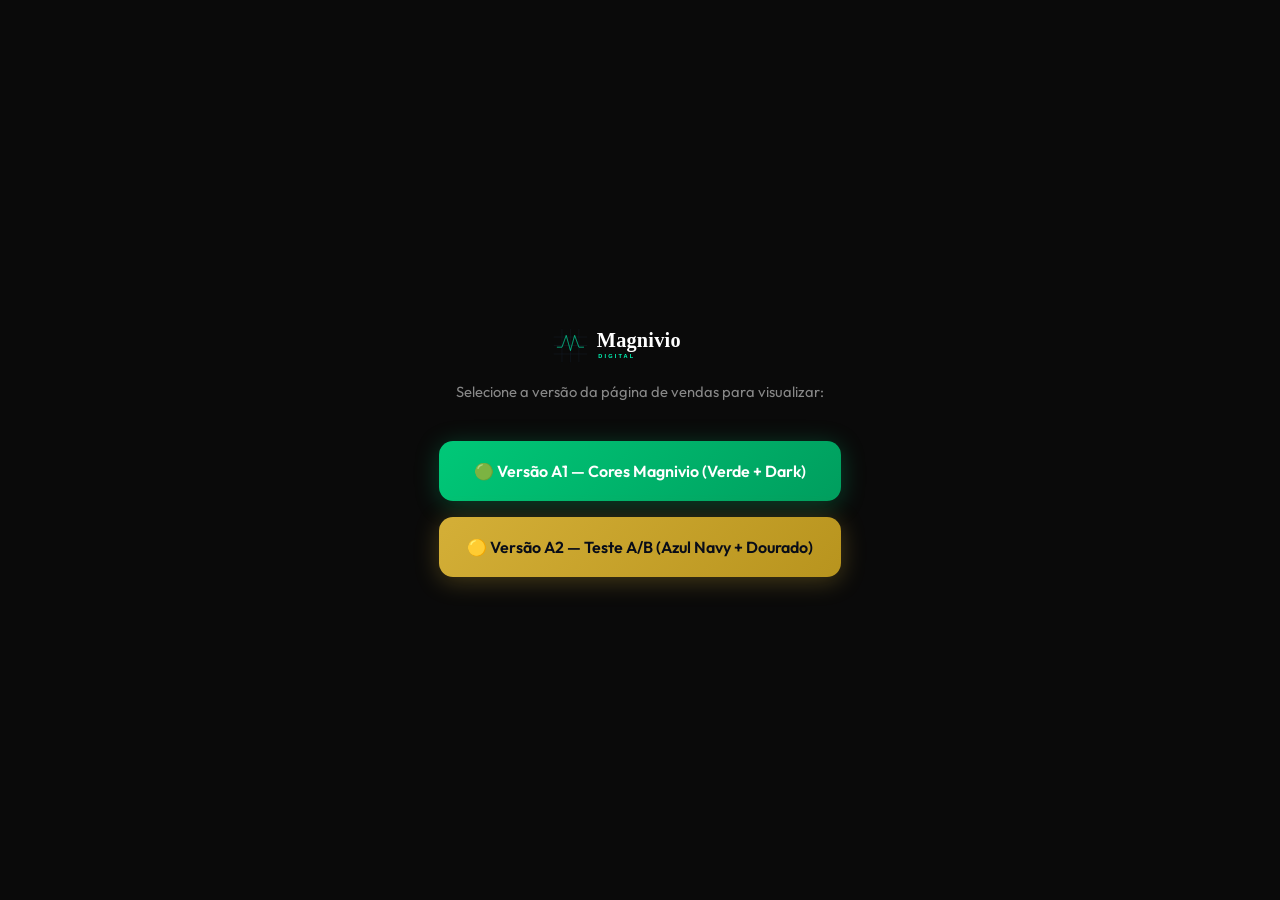
<file: index.html>
<!DOCTYPE html>
<html lang="pt-BR">
<head>
  <meta charset="UTF-8">
  <meta name="viewport" content="width=device-width, initial-scale=1.0">
  <title>Magnivio Digital | Páginas de Vendas - Cardiologia</title>
  <link rel="icon" type="image/svg+xml" href="magnivio-favicon-transparente.svg">


  <style>
    @import url('https://fonts.googleapis.com/css2?family=Outfit:wght@500;700&display=swap');
    *, *::before, *::after { box-sizing: border-box; margin: 0; padding: 0; }
    body {
      font-family: 'Outfit', sans-serif;
      background: #0a0a0a;
      color: #fff;
      min-height: 100vh;
      display: flex;
      align-items: center;
      justify-content: center;
      padding: 24px;
    }
    .hub {
      text-align: center;
      max-width: 500px;
    }
    .hub h1 {
      font-size: 1.6rem;
      margin-bottom: 8px;
    }
    .hub h1 span { color: #00c878; }
    .hub p {
      color: #888;
      font-size: 0.92rem;
      margin-bottom: 40px;
    }
    .links {
      display: flex;
      flex-direction: column;
      gap: 16px;
    }
    .links a {
      display: block;
      padding: 20px 28px;
      border-radius: 14px;
      font-size: 1rem;
      font-weight: 600;
      text-decoration: none;
      transition: 0.3s;
    }
    .links a:first-child {
      background: linear-gradient(135deg, #00c878, #009e5e);
      color: #fff;
      box-shadow: 0 4px 25px rgba(0,200,120,0.3);
    }
    .links a:first-child:hover {
      transform: translateY(-3px);
      box-shadow: 0 8px 35px rgba(0,200,120,0.4);
    }
    .links a:last-child {
      background: linear-gradient(135deg, #d4af37, #b8941e);
      color: #080c18;
      box-shadow: 0 4px 25px rgba(212,175,55,0.3);
    }
    .links a:last-child:hover {
      transform: translateY(-3px);
      box-shadow: 0 8px 35px rgba(212,175,55,0.4);
    }
  </style>
</head>
<body>
  <div class="hub">
    <img src="magnivio-logo-transparente.svg" alt="Magnivio Digital" style="height: 45px; width: auto; margin-bottom: 10px;">


    <p>Selecione a versão da página de vendas para visualizar:</p>
    <div class="links">
      <a href="./a1/">🟢 Versão A1 — Cores Magnivio (Verde + Dark)</a>
      <a href="./a2/">🟡 Versão A2 — Teste A/B (Azul Navy + Dourado)</a>
    </div>
  </div>
</body>
</html>
</file>
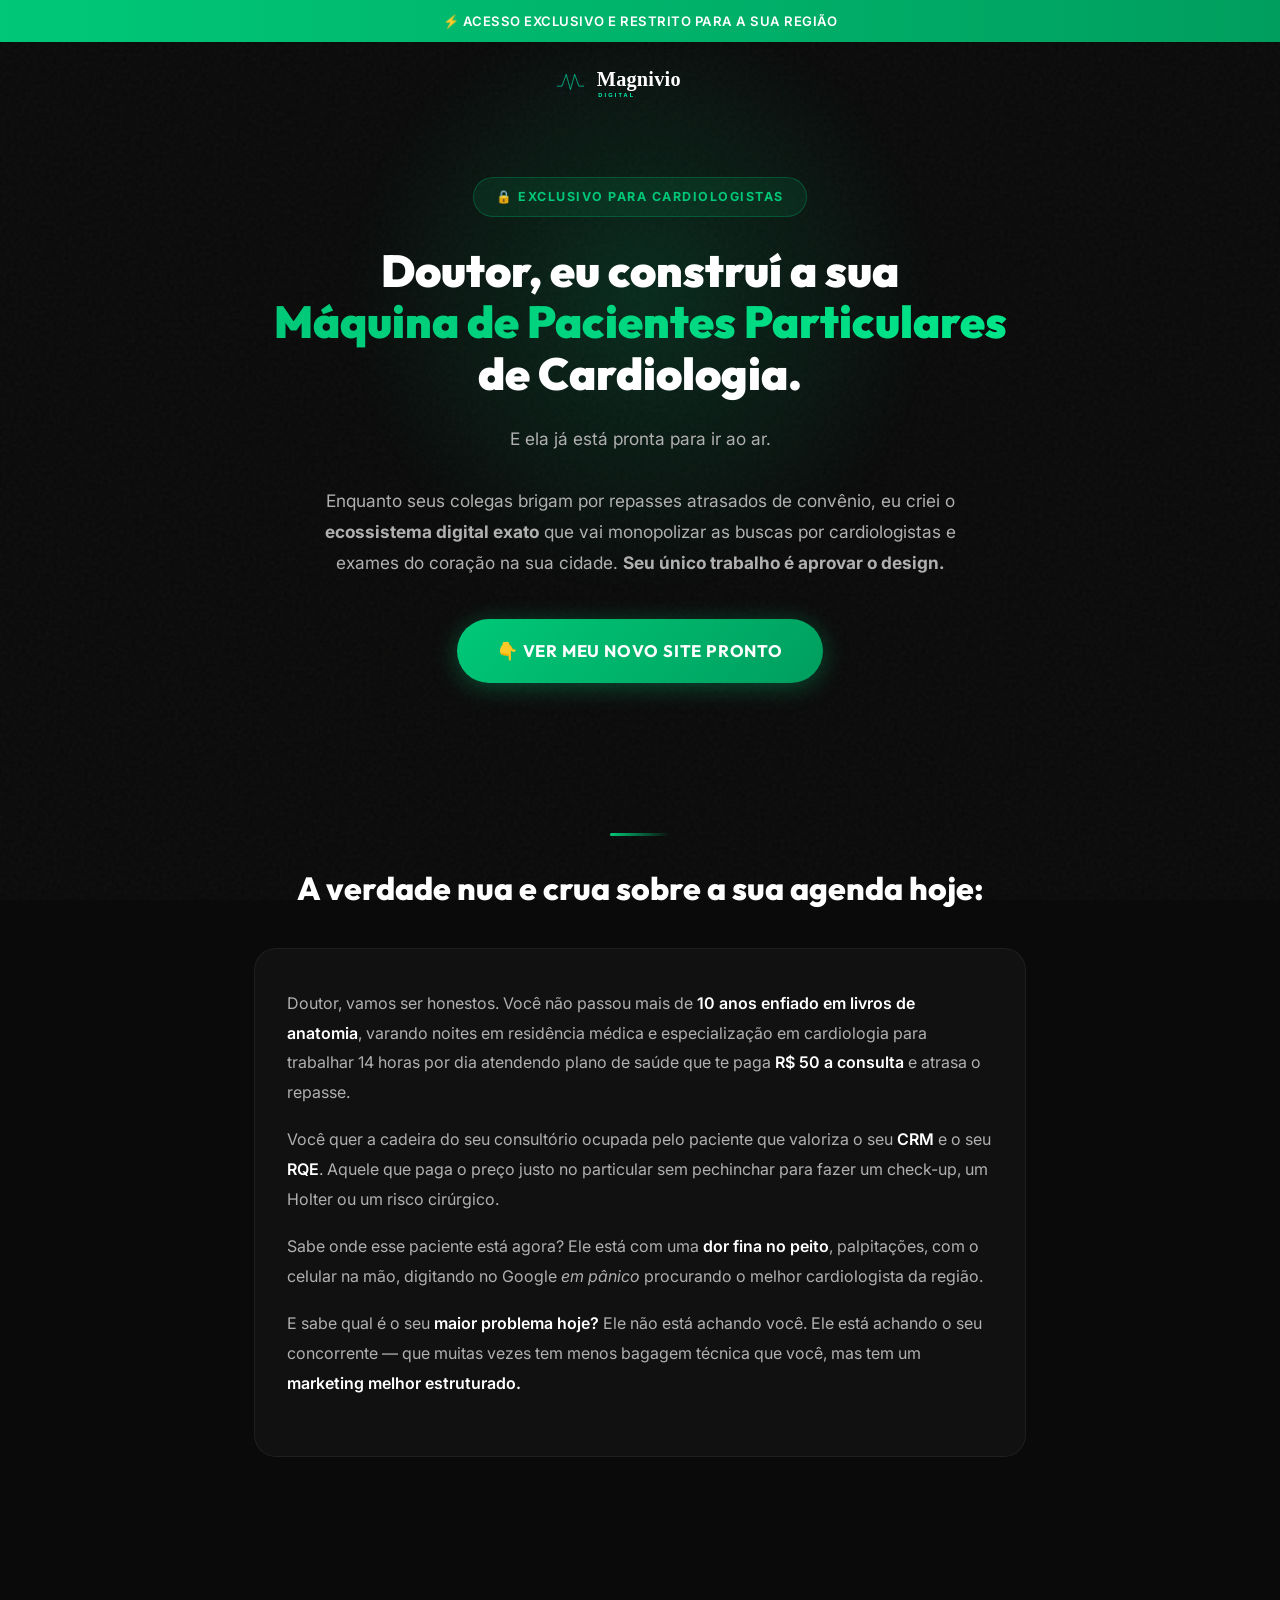
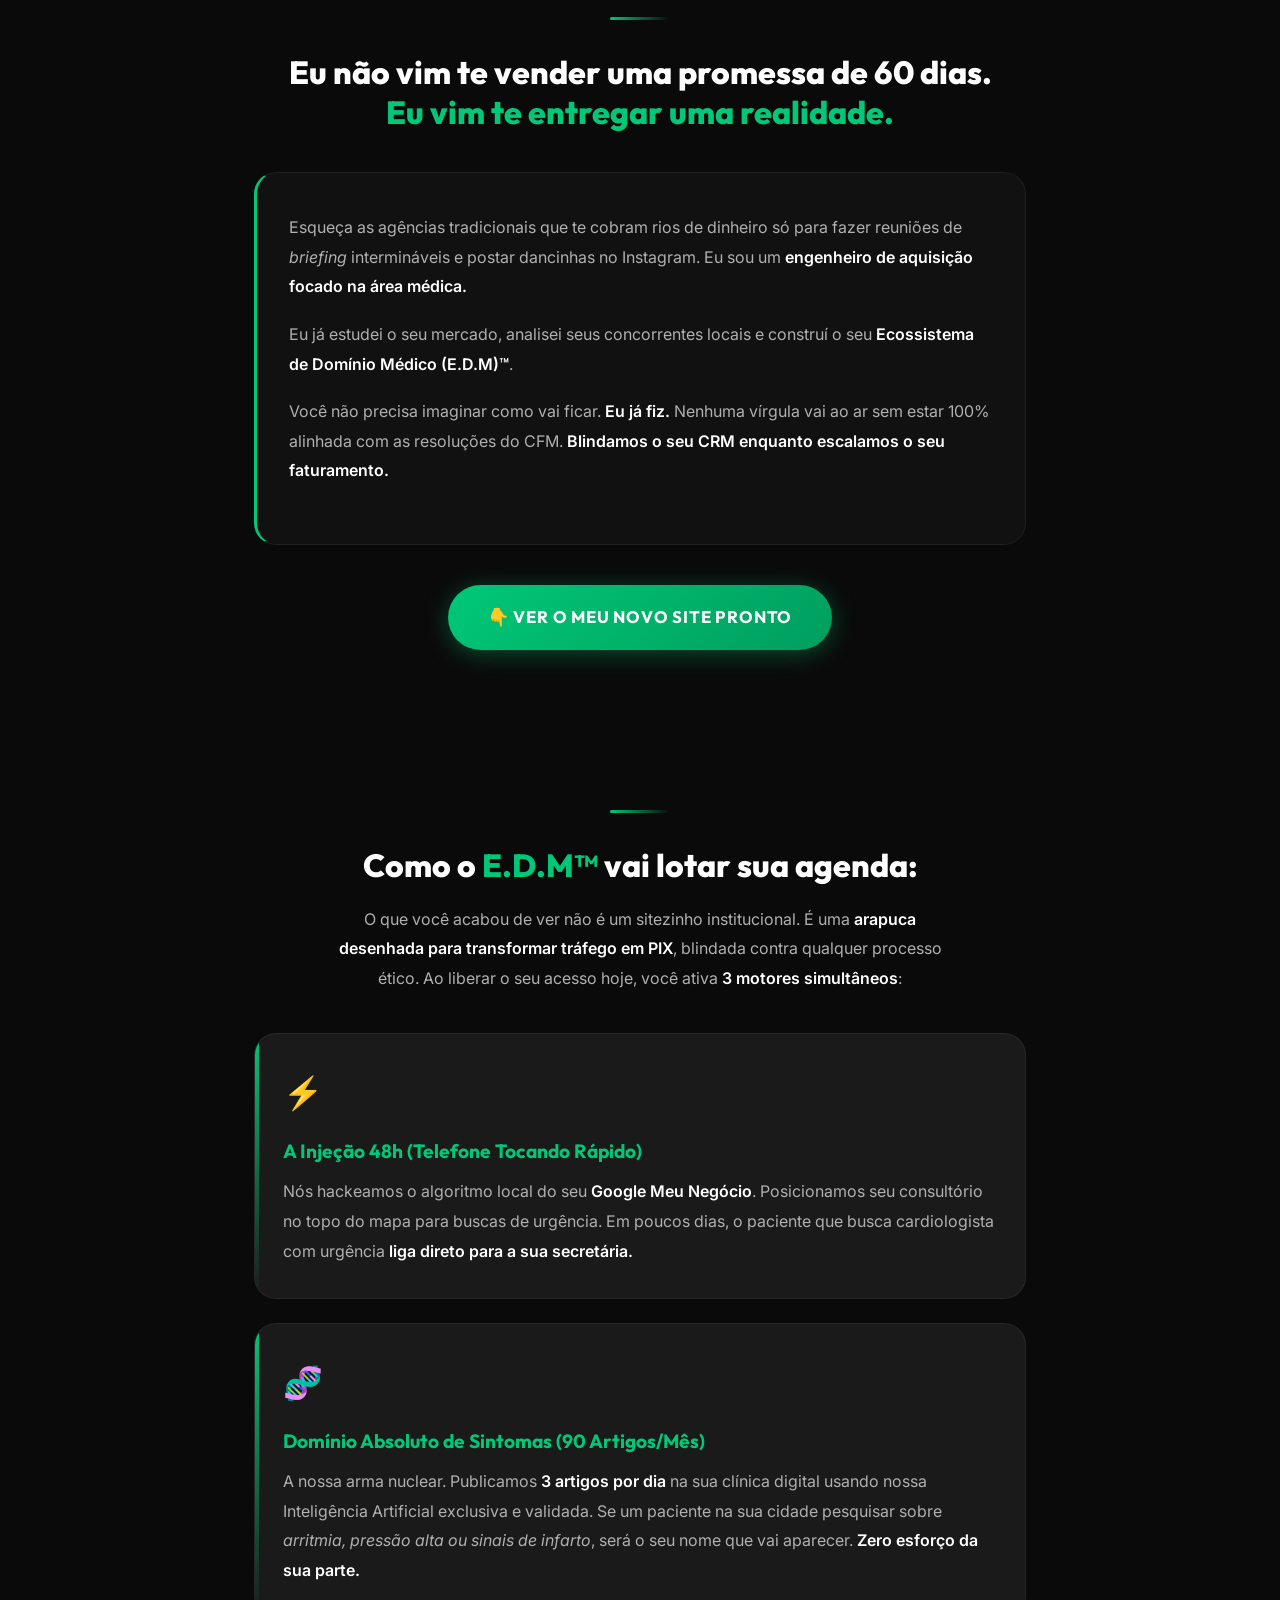
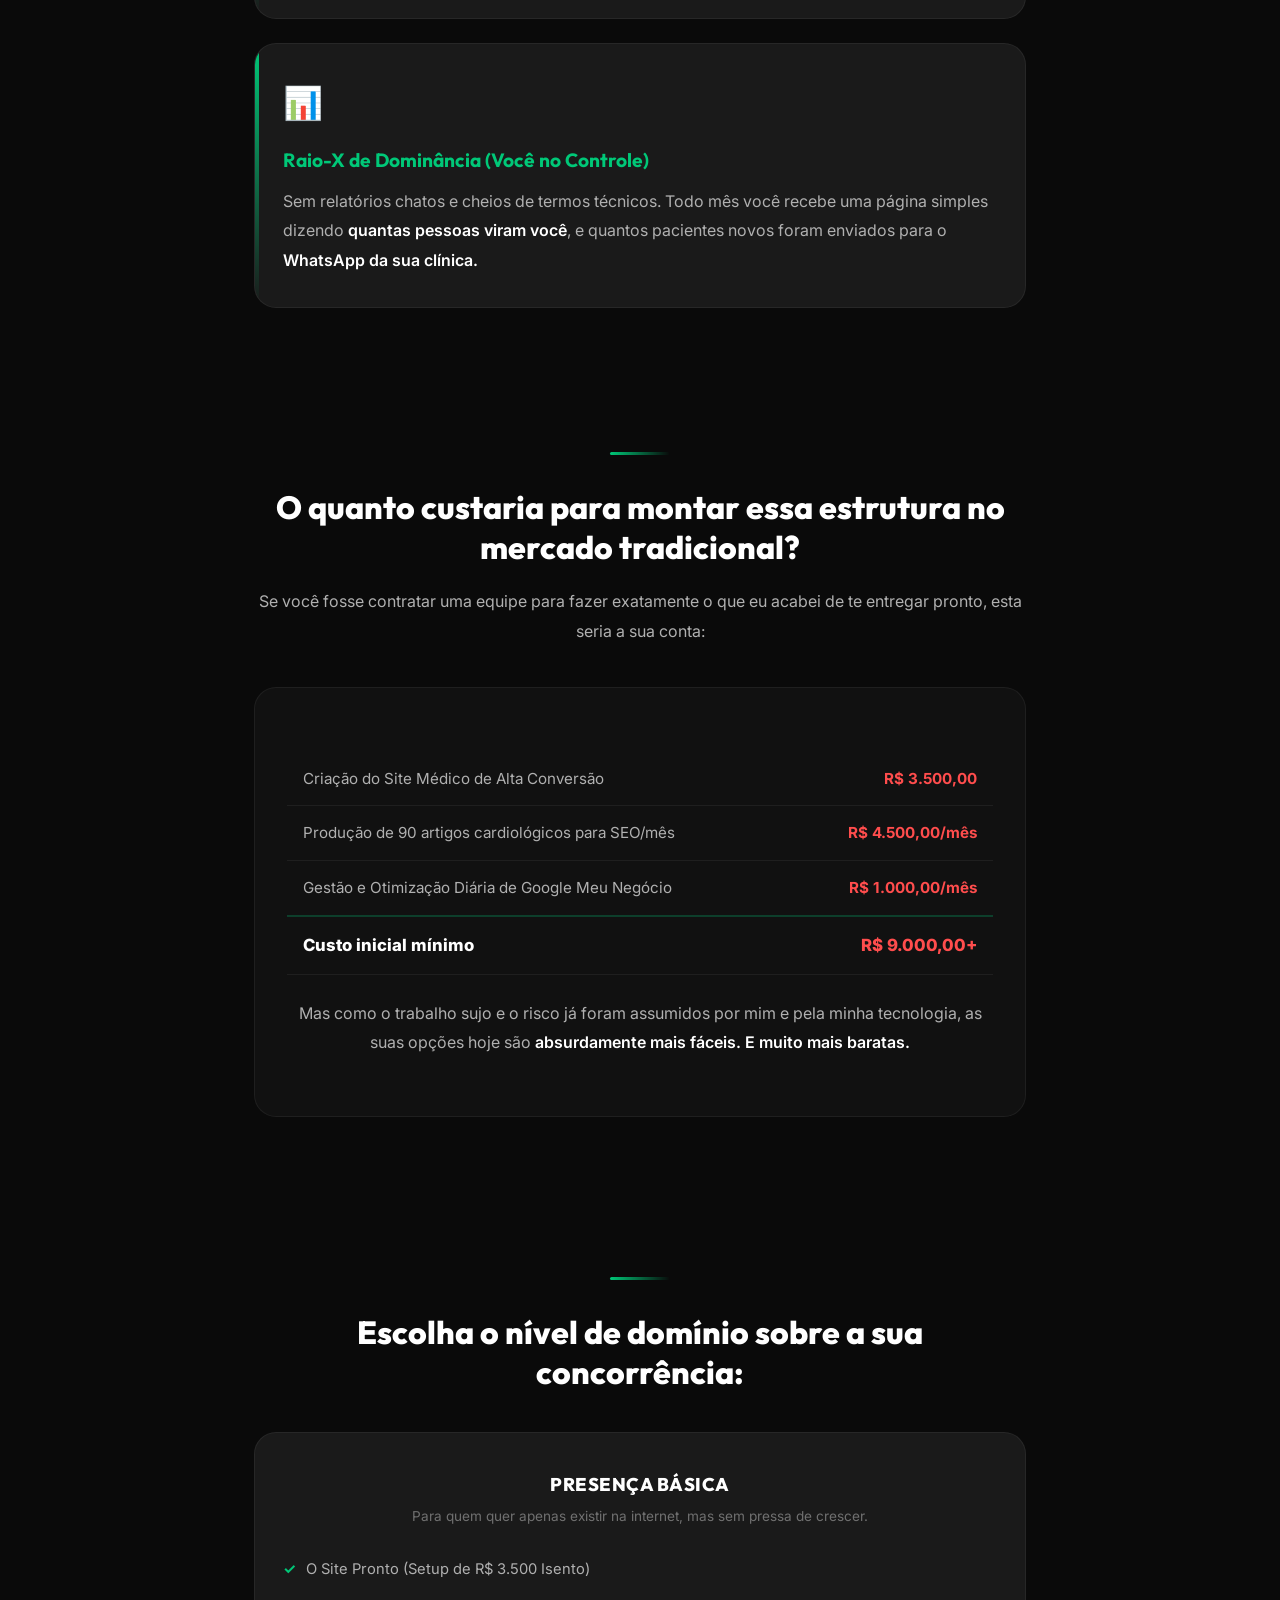
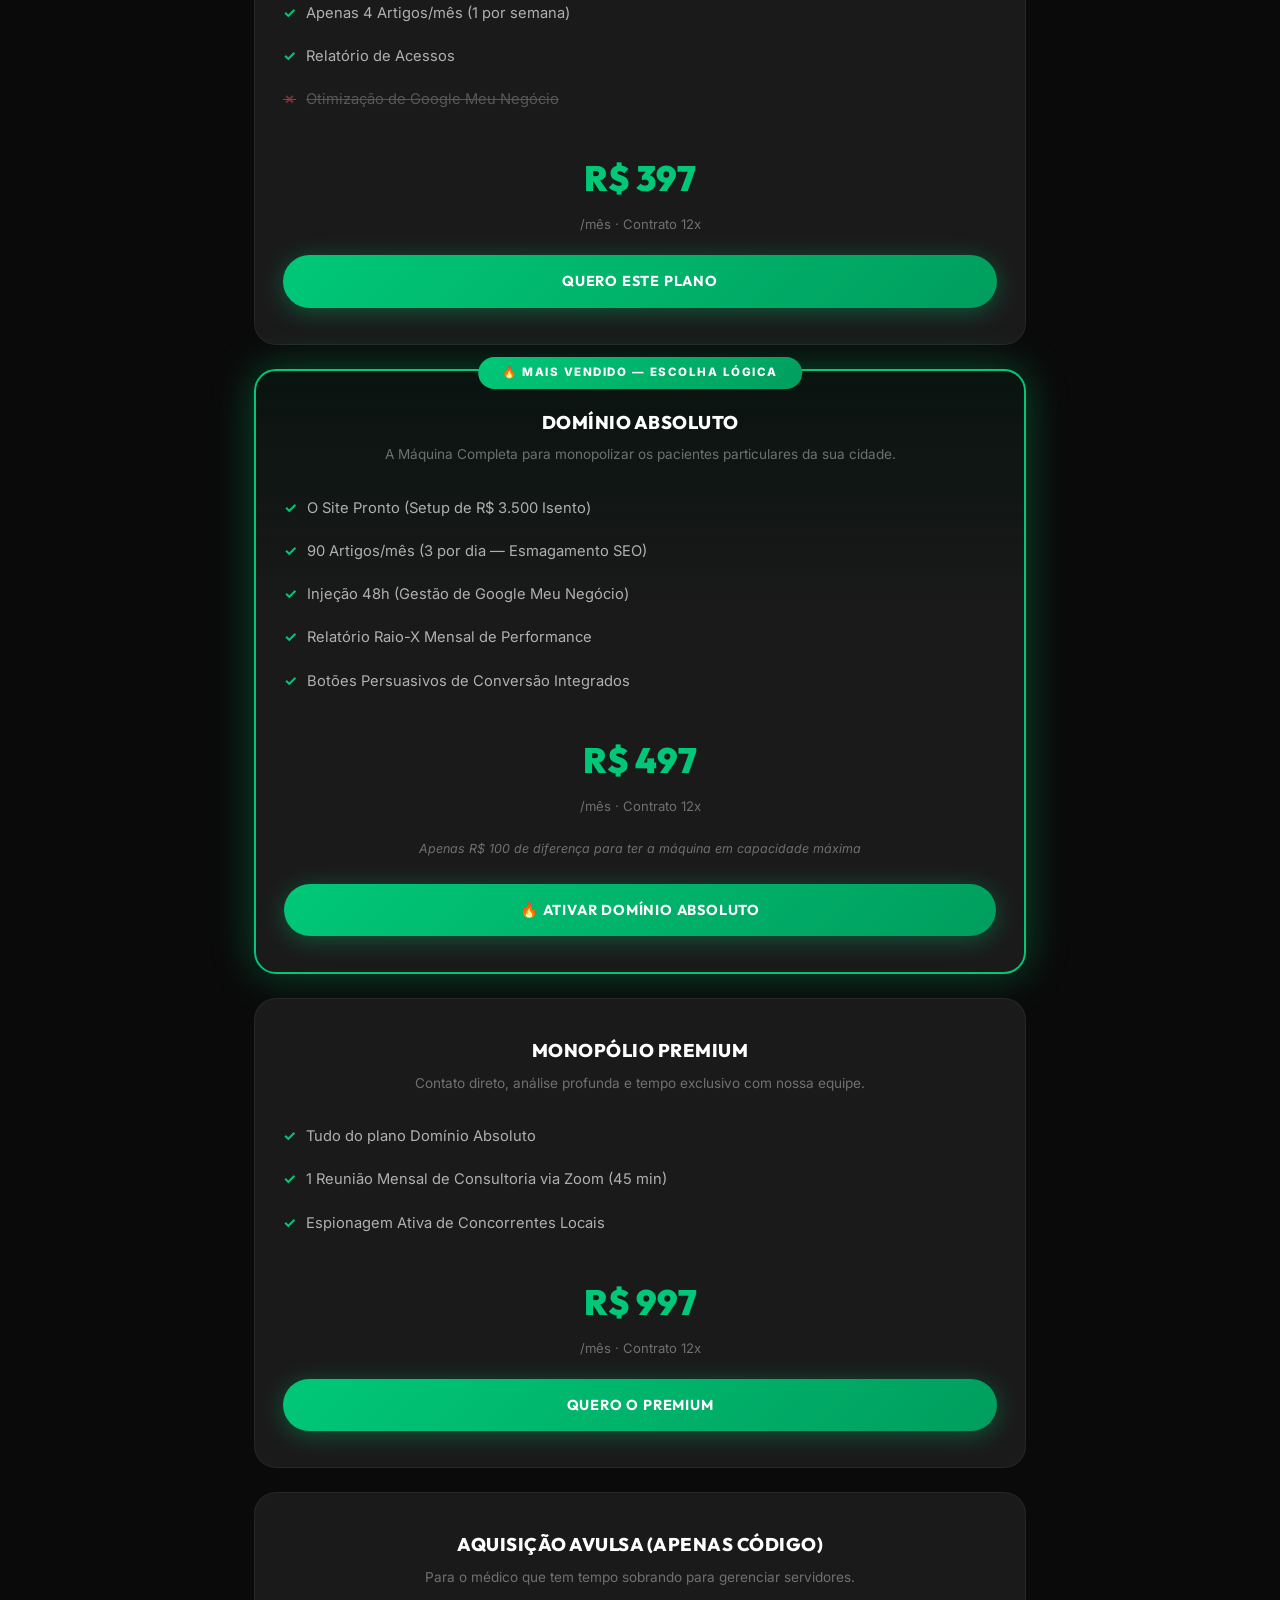
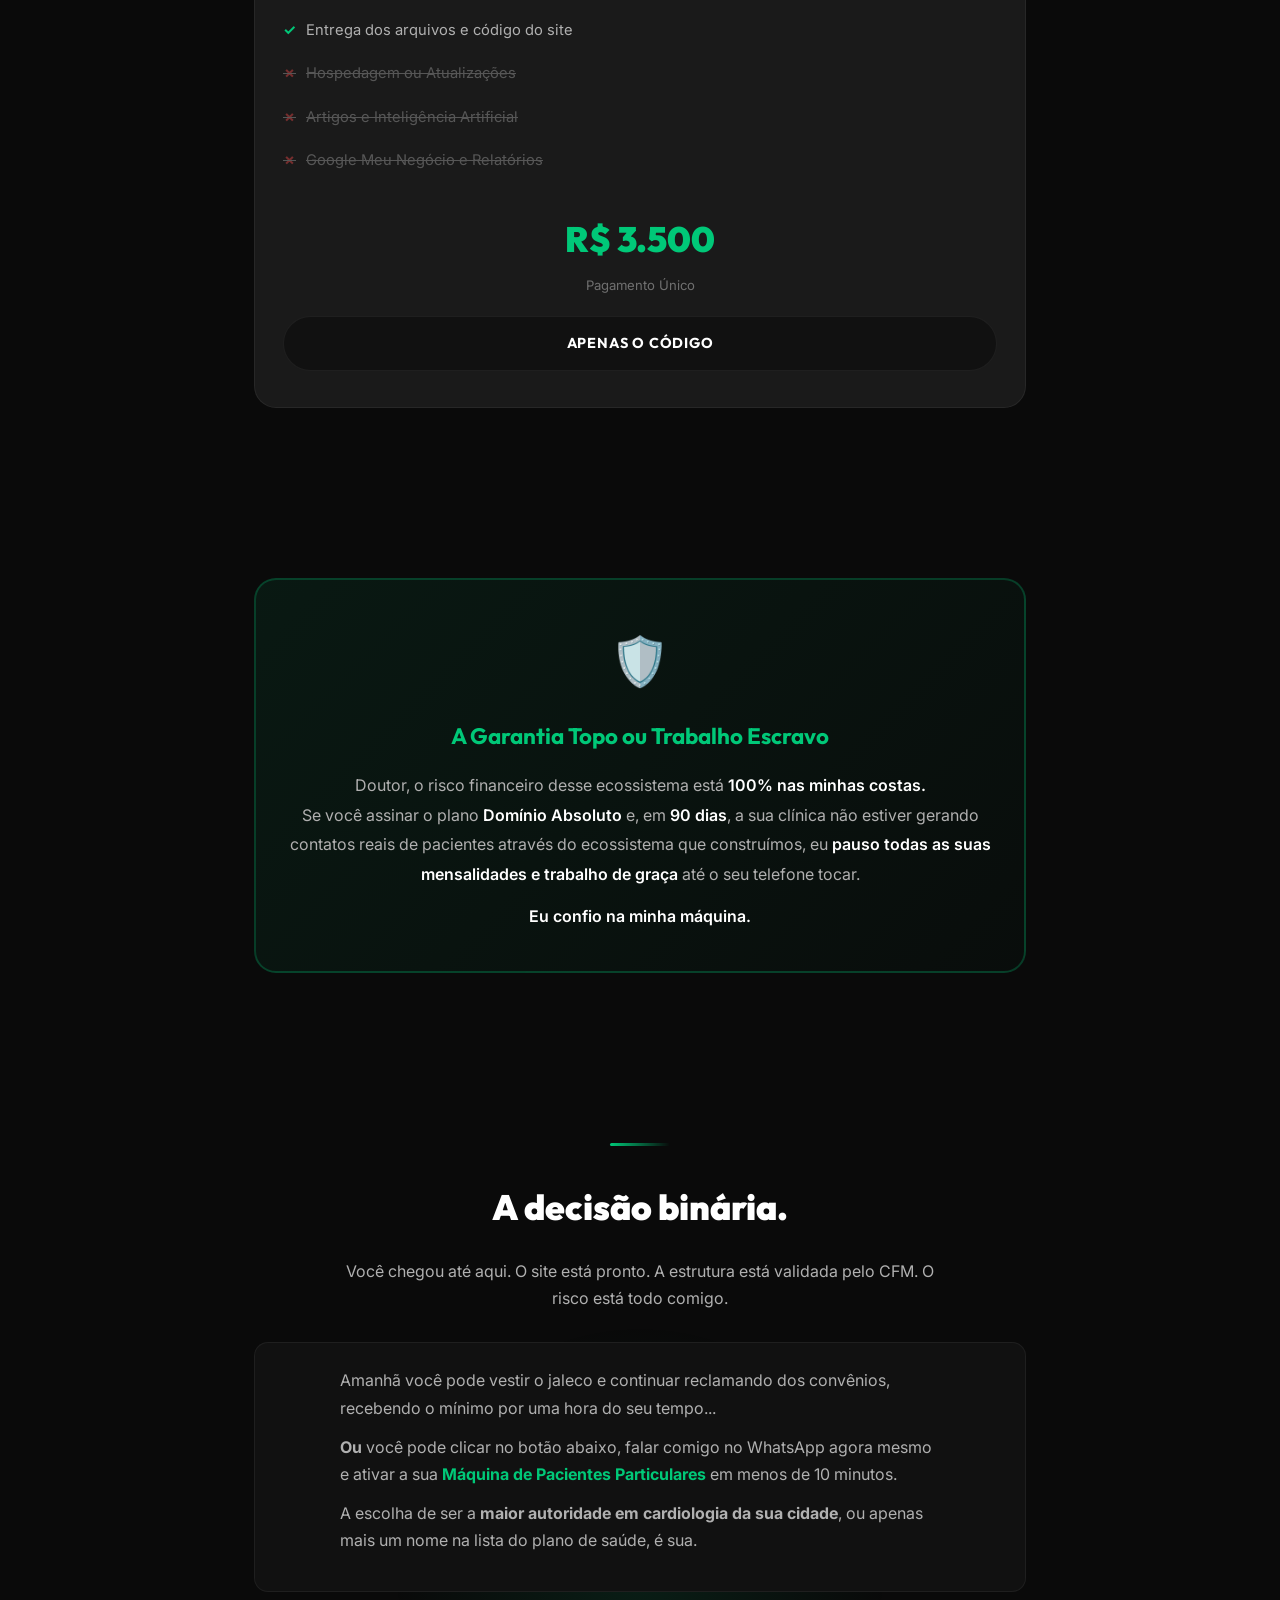
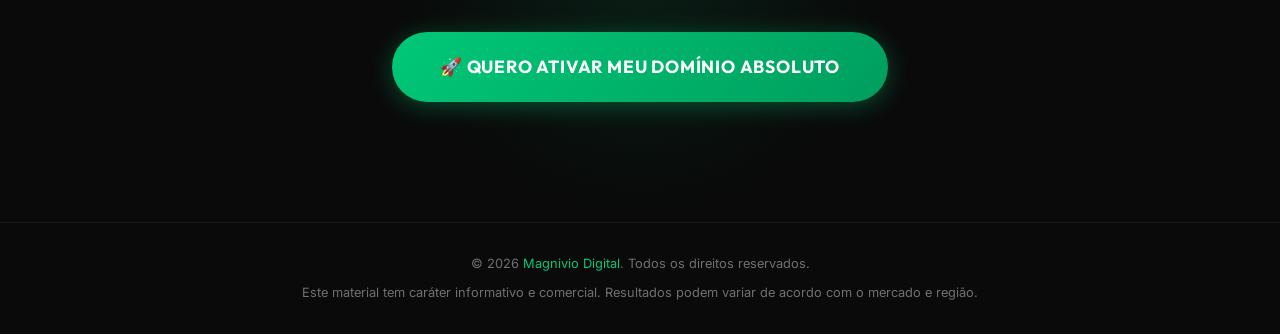
<file: a1/index.html>
<!DOCTYPE html>
<html lang="pt-BR">
<head>
  <meta charset="UTF-8">
  <meta name="viewport" content="width=device-width, initial-scale=1.0">
  <meta name="description" content="Sua Máquina de Pacientes Particulares de Cardiologia. Site médico de alta conversão pronto para ir ao ar. Magnivio Digital.">
  <title>Magnivio Digital | Máquina de Pacientes Particulares para Cardiologistas</title>
  <link rel="stylesheet" href="styles.css">
  <link rel="icon" type="image/svg+xml" href="../magnivio-favicon-transparente.svg">
</head>
<body>

  <!-- Top Bar -->
  <div class="top-bar" id="top-bar">
    ⚡ Acesso Exclusivo e Restrito para a sua região
  </div>

  <!-- Header -->
  <header class="header" id="header">
    <div class="container">
      <img src="../magnivio-logo-transparente.svg" alt="Magnivio Digital" class="main-logo">
    </div>
  </header>

  <!-- Hero -->
  <section class="hero" id="hero">
    <div class="container">
      <div class="badge">🔒 Exclusivo para Cardiologistas</div>
      <h1>
        Doutor, eu construí a sua<br>
        <span class="highlight">Máquina de Pacientes Particulares</span><br>
        de Cardiologia.
      </h1>
      <p class="subtitle">
        E ela já está pronta para ir ao ar.<br><br>
        Enquanto seus colegas brigam por repasses atrasados de convênio, eu criei o <strong>ecossistema digital exato</strong> que vai monopolizar as buscas por cardiologistas e exames do coração na sua cidade. <strong>Seu único trabalho é aprovar o design.</strong>
      </p>
      <div class="cta-wrapper">
        <a href="#planos" class="cta-btn" id="cta-hero">
          👇 Ver meu novo site pronto
        </a>
      </div>
    </div>
  </section>

  <!-- Pain Section -->
  <section class="section" id="pain-section">
    <div class="container">
      <div class="section-divider"></div>
      <h2>A verdade nua e crua sobre a sua agenda hoje:</h2>

      <div class="pain-block reveal">
        <p>
          Doutor, vamos ser honestos. Você não passou mais de <strong>10 anos enfiado em livros de anatomia</strong>, varando noites em residência médica e especialização em cardiologia para trabalhar 14 horas por dia atendendo plano de saúde que te paga <strong class="text-red">R$ 50 a consulta</strong> e atrasa o repasse.
        </p>
        <p>
          Você quer a cadeira do seu consultório ocupada pelo paciente que valoriza o seu <strong>CRM</strong> e o seu <strong>RQE</strong>. Aquele que paga o preço justo no particular sem pechinchar para fazer um check-up, um Holter ou um risco cirúrgico.
        </p>
        <p>
          Sabe onde esse paciente está agora? Ele está com uma <strong>dor fina no peito</strong>, palpitações, com o celular na mão, digitando no Google <em>em pânico</em> procurando o melhor cardiologista da região.
        </p>
        <p>
          E sabe qual é o seu <strong class="text-red">maior problema hoje?</strong> Ele não está achando você. Ele está achando o seu concorrente — que muitas vezes tem menos bagagem técnica que você, mas tem um <strong class="text-green">marketing melhor estruturado.</strong>
        </p>
      </div>
    </div>
  </section>

  <!-- Solution Section -->
  <section class="section" id="solution-section">
    <div class="container">
      <div class="section-divider"></div>
      <h2>Eu não vim te vender uma promessa de 60 dias.<br><span class="text-green">Eu vim te entregar uma realidade.</span></h2>

      <div class="pain-block reveal" style="border-left: 3px solid var(--green-primary);">
        <p>
          Esqueça as agências tradicionais que te cobram rios de dinheiro só para fazer reuniões de <em>briefing</em> intermináveis e postar dancinhas no Instagram. Eu sou um <strong>engenheiro de aquisição focado na área médica.</strong>
        </p>
        <p>
          Eu já estudei o seu mercado, analisei seus concorrentes locais e construí o seu <strong class="text-green">Ecossistema de Domínio Médico (E.D.M)™</strong>.
        </p>
        <p>
          Você não precisa imaginar como vai ficar. <strong>Eu já fiz.</strong> Nenhuma vírgula vai ao ar sem estar 100% alinhada com as resoluções do CFM. <strong>Blindamos o seu CRM enquanto escalamos o seu faturamento.</strong>
        </p>
      </div>

      <div class="cta-wrapper reveal">
        <a href="#planos" class="cta-btn" id="cta-solution">
          👇 Ver o meu novo site pronto
        </a>
      </div>
    </div>
  </section>

  <!-- Motors Section -->
  <section class="section" id="motors-section">
    <div class="container">
      <div class="section-divider"></div>
      <h2>Como o <span class="text-green">E.D.M™</span> vai lotar sua agenda:</h2>
      <p class="text-center text-muted mb-4" style="max-width:640px;margin-left:auto;margin-right:auto;">
        O que você acabou de ver não é um sitezinho institucional. É uma <strong style="color:#fff;">arapuca desenhada para transformar tráfego em PIX</strong>, blindada contra qualquer processo ético. Ao liberar o seu acesso hoje, você ativa <strong style="color:#fff;">3 motores simultâneos</strong>:
      </p>

      <div class="motor-card reveal">
        <div class="motor-icon">⚡</div>
        <h3>A Injeção 48h (Telefone Tocando Rápido)</h3>
        <p>
          Nós hackeamos o algoritmo local do seu <strong>Google Meu Negócio</strong>. Posicionamos seu consultório no topo do mapa para buscas de urgência. Em poucos dias, o paciente que busca cardiologista com urgência <strong>liga direto para a sua secretária.</strong>
        </p>
      </div>

      <div class="motor-card reveal">
        <div class="motor-icon">🧬</div>
        <h3>Domínio Absoluto de Sintomas (90 Artigos/Mês)</h3>
        <p>
          A nossa arma nuclear. Publicamos <strong>3 artigos por dia</strong> na sua clínica digital usando nossa Inteligência Artificial exclusiva e validada. Se um paciente na sua cidade pesquisar sobre <em>arritmia, pressão alta ou sinais de infarto</em>, será o seu nome que vai aparecer. <strong>Zero esforço da sua parte.</strong>
        </p>
      </div>

      <div class="motor-card reveal">
        <div class="motor-icon">📊</div>
        <h3>Raio-X de Dominância (Você no Controle)</h3>
        <p>
          Sem relatórios chatos e cheios de termos técnicos. Todo mês você recebe uma página simples dizendo <strong>quantas pessoas viram você</strong>, e quantos pacientes novos foram enviados para o <strong>WhatsApp da sua clínica.</strong>
        </p>
      </div>
    </div>
  </section>

  <!-- Cost Comparison -->
  <section class="section" id="cost-section">
    <div class="container">
      <div class="section-divider"></div>
      <h2>O quanto custaria para montar essa estrutura no mercado tradicional?</h2>
      <p class="text-center text-muted mb-3">Se você fosse contratar uma equipe para fazer exatamente o que eu acabei de te entregar pronto, esta seria a sua conta:</p>

      <div class="pain-block reveal">
        <table class="cost-table">
          <tr>
            <td>Criação do Site Médico de Alta Conversão</td>
            <td>R$ 3.500,00</td>
          </tr>
          <tr>
            <td>Produção de 90 artigos cardiológicos para SEO/mês</td>
            <td>R$ 4.500,00/mês</td>
          </tr>
          <tr>
            <td>Gestão e Otimização Diária de Google Meu Negócio</td>
            <td>R$ 1.000,00/mês</td>
          </tr>
          <tr class="total">
            <td>Custo inicial mínimo</td>
            <td style="color: var(--accent-red);">R$ 9.000,00+</td>
          </tr>
        </table>
        <p class="mt-3 text-center">
          Mas como o trabalho sujo e o risco já foram assumidos por mim e pela minha tecnologia, as suas opções hoje são <strong class="text-green">absurdamente mais fáceis. E muito mais baratas.</strong>
        </p>
      </div>
    </div>
  </section>

  <!-- Pricing Plans -->
  <section class="section" id="planos">
    <div class="container">
      <div class="section-divider"></div>
      <h2>Escolha o nível de domínio sobre a sua concorrência:</h2>

      <div class="pricing-grid">

        <!-- Plan 1 -->
        <div class="price-card reveal">
          <h3>Presença Básica</h3>
          <p class="price-subtitle">Para quem quer apenas existir na internet, mas sem pressa de crescer.</p>
          <ul class="features">
            <li>O Site Pronto (Setup de R$ 3.500 Isento)</li>
            <li>Apenas 4 Artigos/mês (1 por semana)</li>
            <li>Relatório de Acessos</li>
            <li class="excluded">Otimização de Google Meu Negócio</li>
          </ul>
          <div class="price-value">R$ 397</div>
          <div class="price-period">/mês · Contrato 12x</div>
          <a href="https://wa.me/5554996662904?text=Ol%C3%A1!%20Tenho%20interesse%20no%20plano%20Presen%C3%A7a%20B%C3%A1sica%20para%20Cardiologia." class="cta-btn" style="width:100%;font-size:0.9rem;padding:14px 20px;" id="cta-plan1">Quero Este Plano</a>
        </div>

        <!-- Plan 2 - Featured -->
        <div class="price-card featured reveal">
          <div class="card-badge">🔥 Mais Vendido — Escolha Lógica</div>
          <h3>Domínio Absoluto</h3>
          <p class="price-subtitle">A Máquina Completa para monopolizar os pacientes particulares da sua cidade.</p>
          <ul class="features">
            <li>O Site Pronto (Setup de R$ 3.500 Isento)</li>
            <li>90 Artigos/mês (3 por dia — Esmagamento SEO)</li>
            <li>Injeção 48h (Gestão de Google Meu Negócio)</li>
            <li>Relatório Raio-X Mensal de Performance</li>
            <li>Botões Persuasivos de Conversão Integrados</li>
          </ul>
          <div class="price-value">R$ 497</div>
          <div class="price-period">/mês · Contrato 12x</div>
          <p class="price-note">Apenas R$ 100 de diferença para ter a máquina em capacidade máxima</p>
          <div class="mt-3">
            <a href="https://wa.me/5554996662904?text=Ol%C3%A1!%20Quero%20ativar%20o%20plano%20Dom%C3%ADnio%20Absoluto%20para%20Cardiologia." class="cta-btn" style="width:100%;font-size:0.9rem;padding:14px 20px;" id="cta-plan2">🔥 Ativar Domínio Absoluto</a>
          </div>
        </div>

        <!-- Plan 3 -->
        <div class="price-card reveal">
          <h3>Monopólio Premium</h3>
          <p class="price-subtitle">Contato direto, análise profunda e tempo exclusivo com nossa equipe.</p>
          <ul class="features">
            <li>Tudo do plano Domínio Absoluto</li>
            <li>1 Reunião Mensal de Consultoria via Zoom (45 min)</li>
            <li>Espionagem Ativa de Concorrentes Locais</li>
          </ul>
          <div class="price-value">R$ 997</div>
          <div class="price-period">/mês · Contrato 12x</div>
          <a href="https://wa.me/5554996662904?text=Ol%C3%A1!%20Tenho%20interesse%20no%20plano%20Monop%C3%B3lio%20Premium%20para%20Cardiologia." class="cta-btn" style="width:100%;font-size:0.9rem;padding:14px 20px;" id="cta-plan3">Quero o Premium</a>
        </div>

        <!-- Plan 4 -->
        <div class="price-card reveal">
          <h3>Aquisição Avulsa (Apenas Código)</h3>
          <p class="price-subtitle">Para o médico que tem tempo sobrando para gerenciar servidores.</p>
          <ul class="features">
            <li>Entrega dos arquivos e código do site</li>
            <li class="excluded">Hospedagem ou Atualizações</li>
            <li class="excluded">Artigos e Inteligência Artificial</li>
            <li class="excluded">Google Meu Negócio e Relatórios</li>
          </ul>
          <div class="price-value">R$ 3.500</div>
          <div class="price-period">Pagamento Único</div>
          <a href="https://wa.me/5554996662904?text=Ol%C3%A1!%20Tenho%20interesse%20na%20Aquisi%C3%A7%C3%A3o%20Avulsa%20do%20site." class="cta-btn" style="width:100%;font-size:0.9rem;padding:14px 20px;background:var(--bg-secondary);border:1px solid var(--border-subtle);box-shadow:none;" id="cta-plan4">Apenas o Código</a>
        </div>

      </div>
    </div>
  </section>

  <!-- Guarantee -->
  <section class="section" id="guarantee-section">
    <div class="container">
      <div class="guarantee-box reveal">
        <div class="guarantee-icon">🛡️</div>
        <h3>A Garantia Topo ou Trabalho Escravo</h3>
        <p>
          Doutor, o risco financeiro desse ecossistema está <strong>100% nas minhas costas.</strong>
        </p>
        <p>
          Se você assinar o plano <strong class="text-green">Domínio Absoluto</strong> e, em <strong>90 dias</strong>, a sua clínica não estiver gerando contatos reais de pacientes através do ecossistema que construímos, eu <strong>pauso todas as suas mensalidades e trabalho de graça</strong> até o seu telefone tocar.
        </p>
        <p style="margin-top:12px;"><strong>Eu confio na minha máquina.</strong></p>
      </div>
    </div>
  </section>

  <!-- Final CTA -->
  <section class="final-cta" id="final-cta">
    <div class="container">
      <div class="section-divider"></div>
      <h2>A decisão binária.</h2>
      <p>Você chegou até aqui. O site está pronto. A estrutura está validada pelo CFM. O risco está todo comigo.</p>

      <div class="choice-block reveal">
        <p>
          Amanhã você pode vestir o jaleco e continuar reclamando dos convênios, recebendo o mínimo por uma hora do seu tempo...
        </p>
        <p>
          <strong>Ou</strong> você pode clicar no botão abaixo, falar comigo no WhatsApp agora mesmo e ativar a sua <strong class="text-green">Máquina de Pacientes Particulares</strong> em menos de 10 minutos.
        </p>
        <p>
          A escolha de ser a <strong>maior autoridade em cardiologia da sua cidade</strong>, ou apenas mais um nome na lista do plano de saúde, é sua.
        </p>
      </div>

      <div class="cta-wrapper">
        <a href="https://wa.me/5554996662904?text=Ol%C3%A1!%20Quero%20ativar%20meu%20Dom%C3%ADnio%20Absoluto%20em%20Cardiologia!" class="cta-btn" id="cta-final" style="font-size:1.1rem;padding:20px 48px;">
          🚀 Quero Ativar Meu Domínio Absoluto
        </a>
      </div>
    </div>
  </section>

  <!-- Footer -->
  <footer class="footer" id="footer">
    <div class="container">
      <p>© 2026 <a href="https://magnivio.com.br" target="_blank" rel="noopener">Magnivio Digital</a>. Todos os direitos reservados.</p>
      <p class="mt-1">Este material tem caráter informativo e comercial. Resultados podem variar de acordo com o mercado e região.</p>
    </div>
  </footer>

  <!-- Scroll Reveal Script -->
  <script>
    document.addEventListener('DOMContentLoaded', () => {
      const reveals = document.querySelectorAll('.reveal');
      const observer = new IntersectionObserver((entries) => {
        entries.forEach(entry => {
          if (entry.isIntersecting) {
            entry.target.classList.add('visible');
            observer.unobserve(entry.target);
          }
        });
      }, { threshold: 0.15 });
      reveals.forEach(el => observer.observe(el));
    });
  </script>

</body>
</html>
</file>
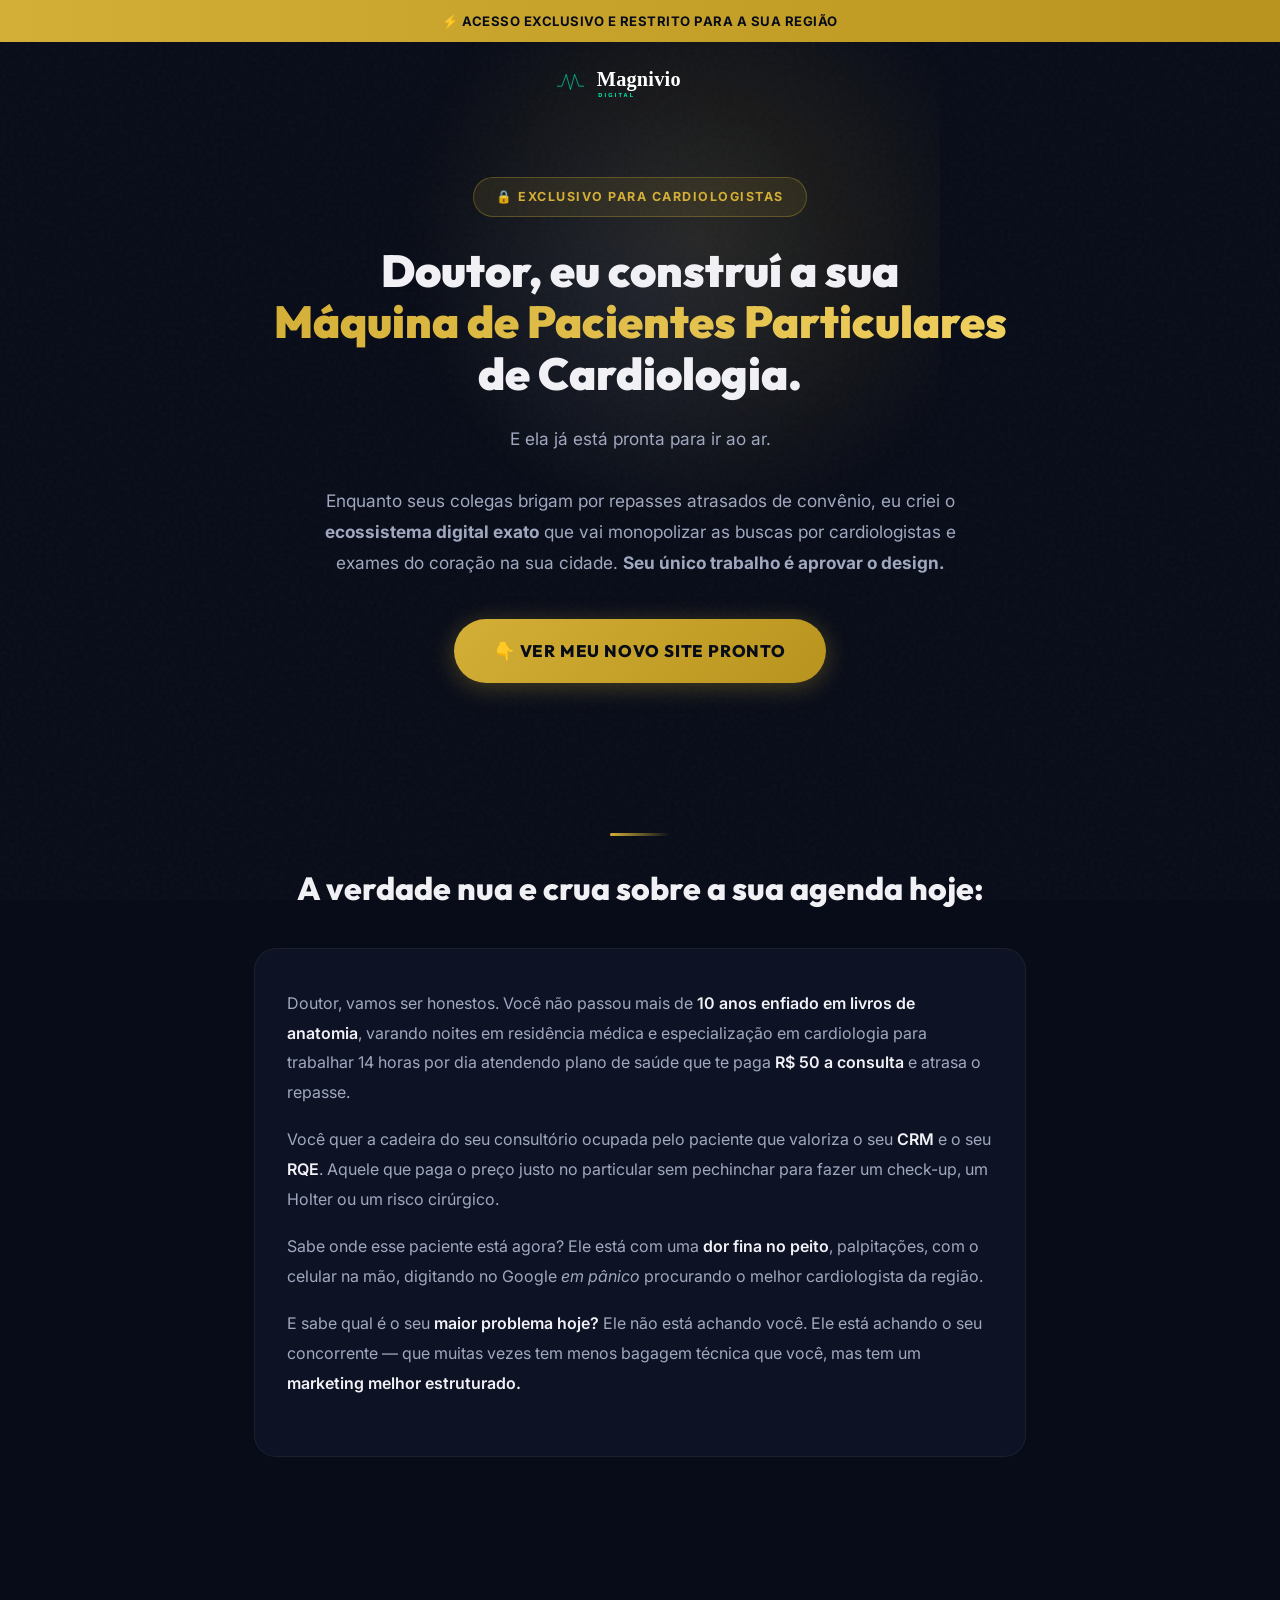
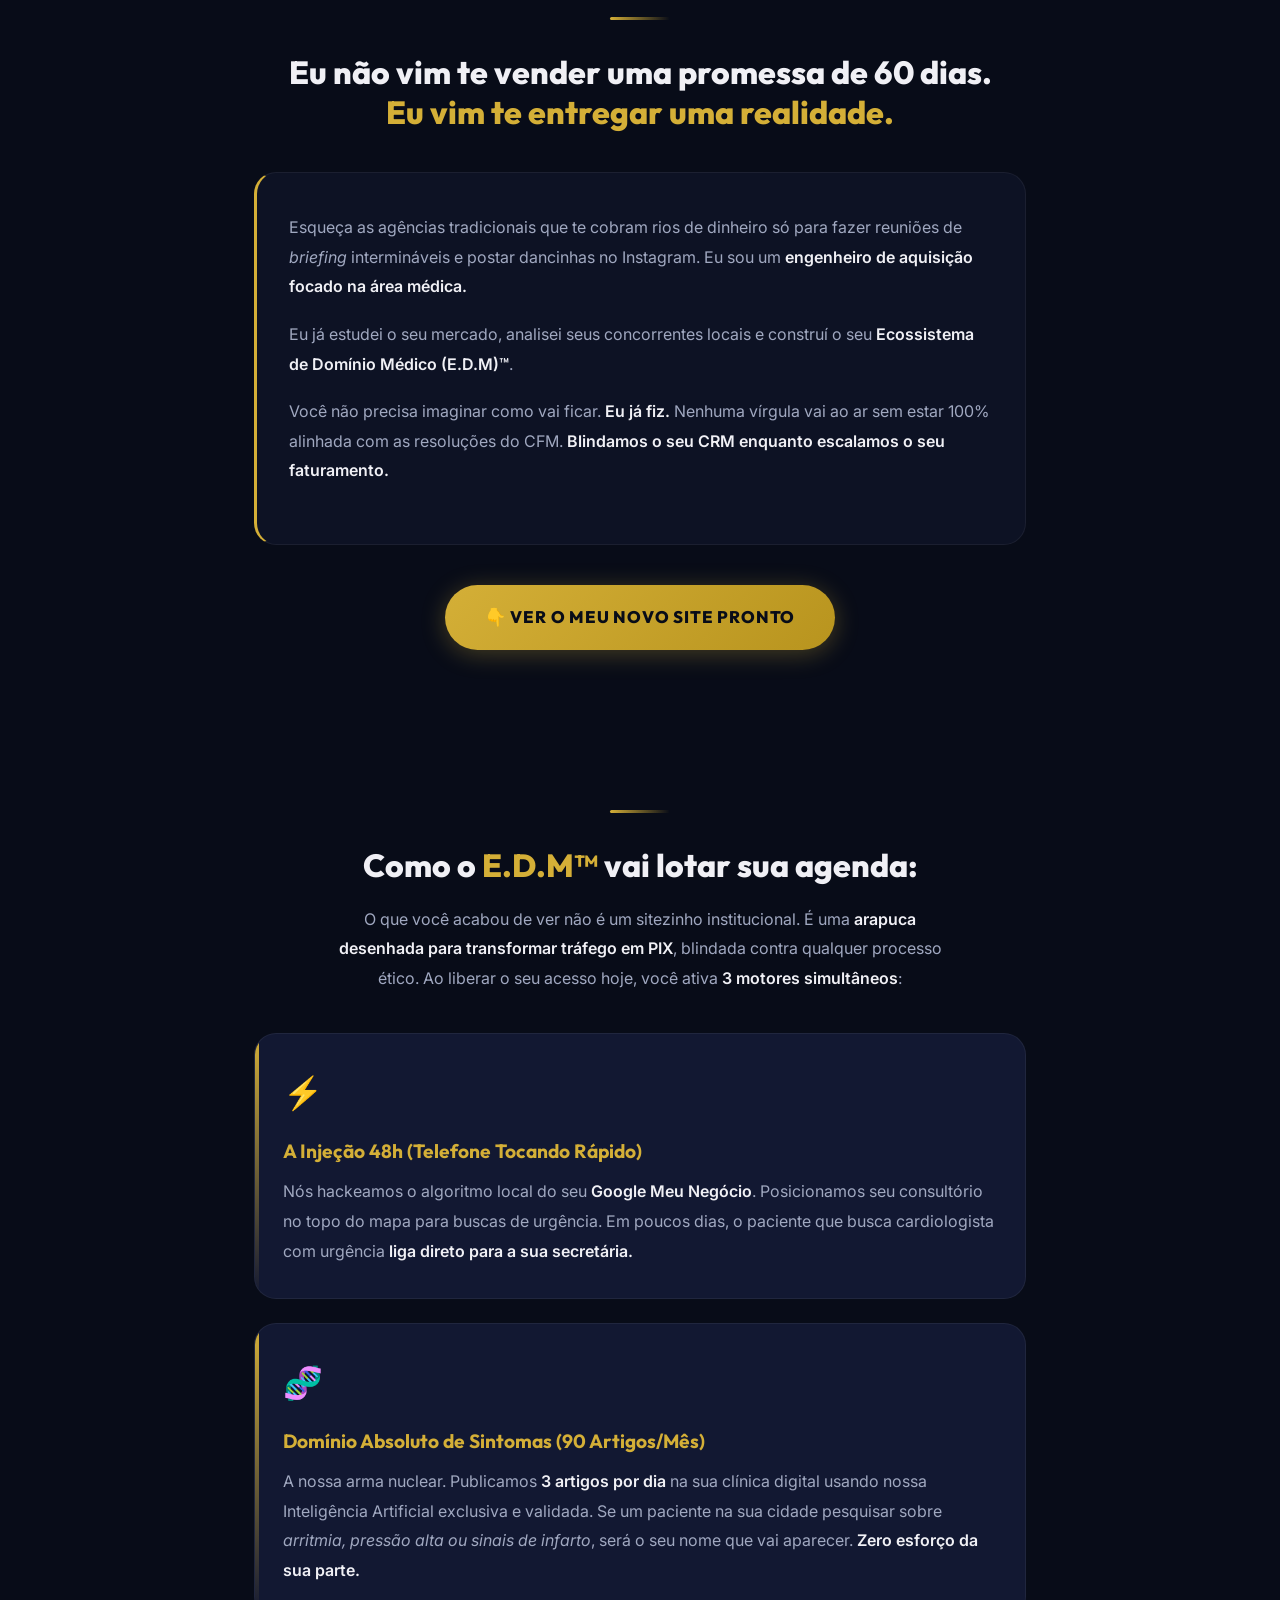
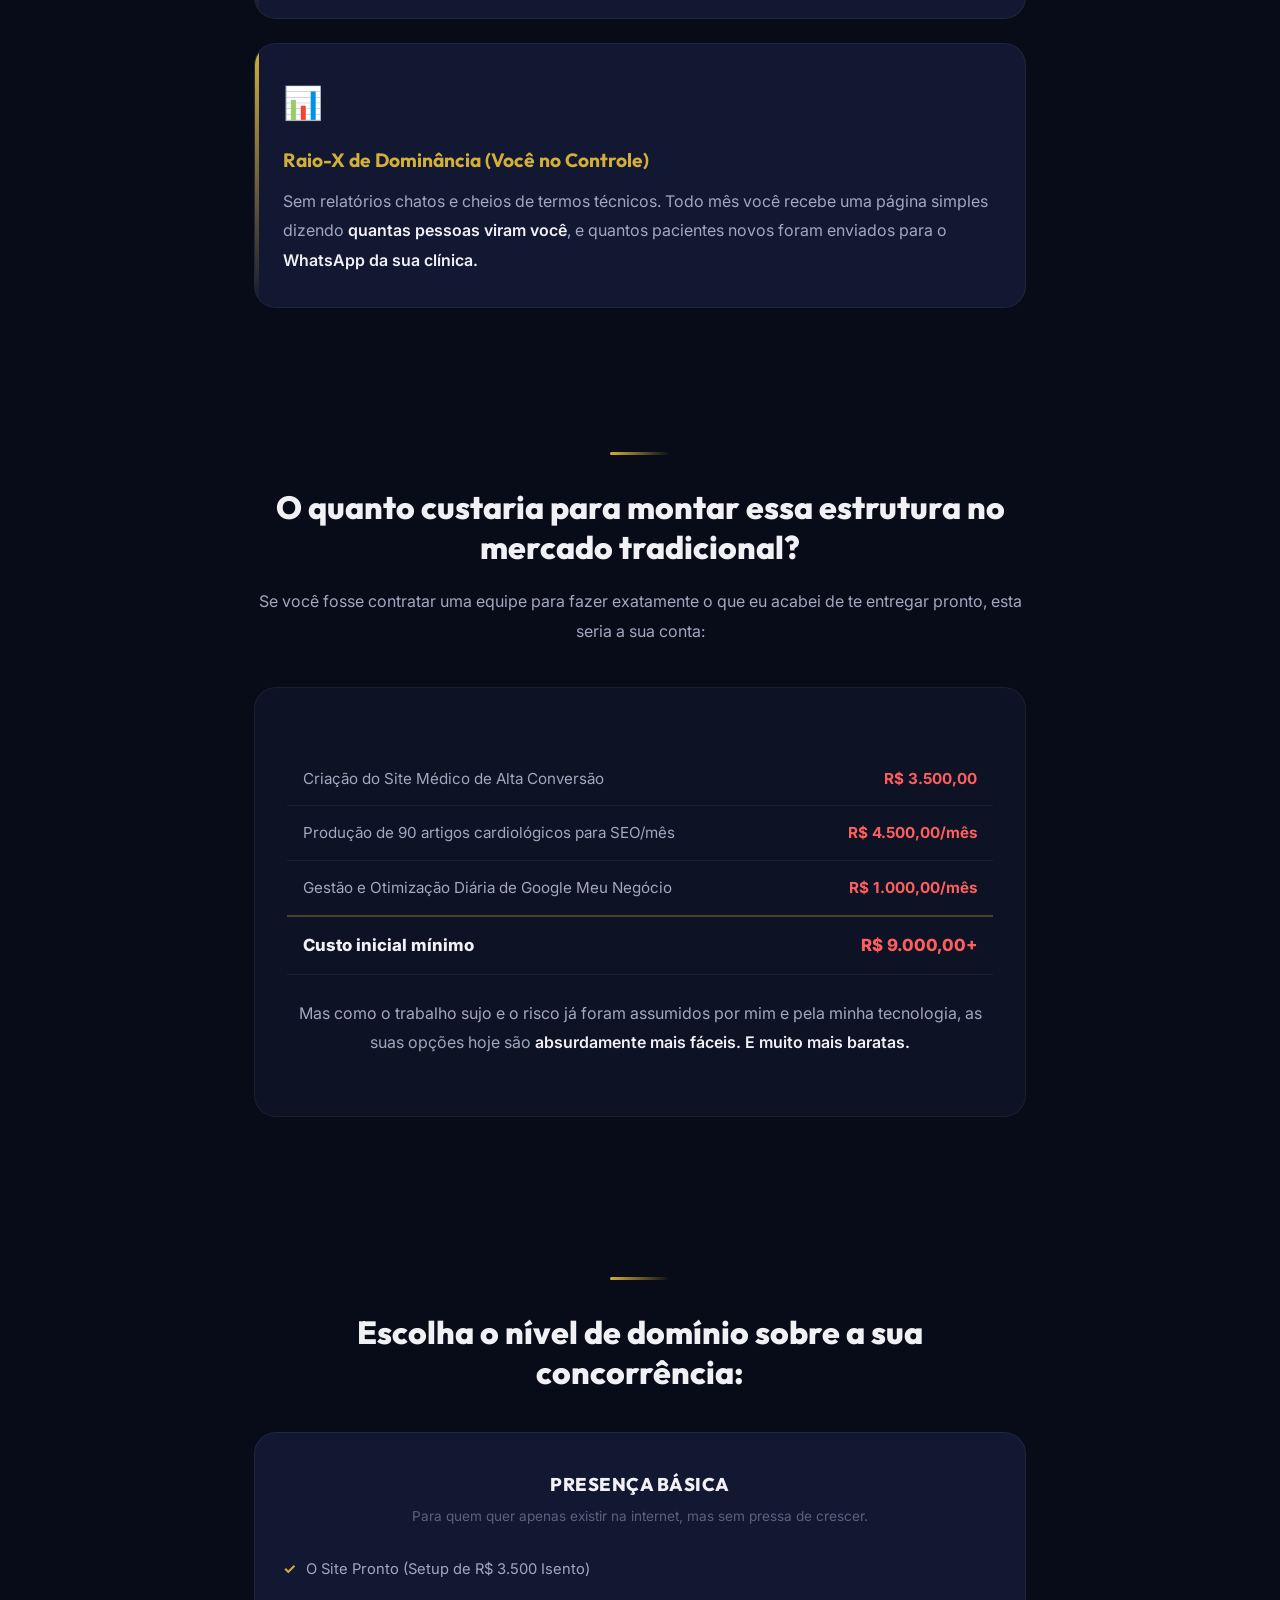
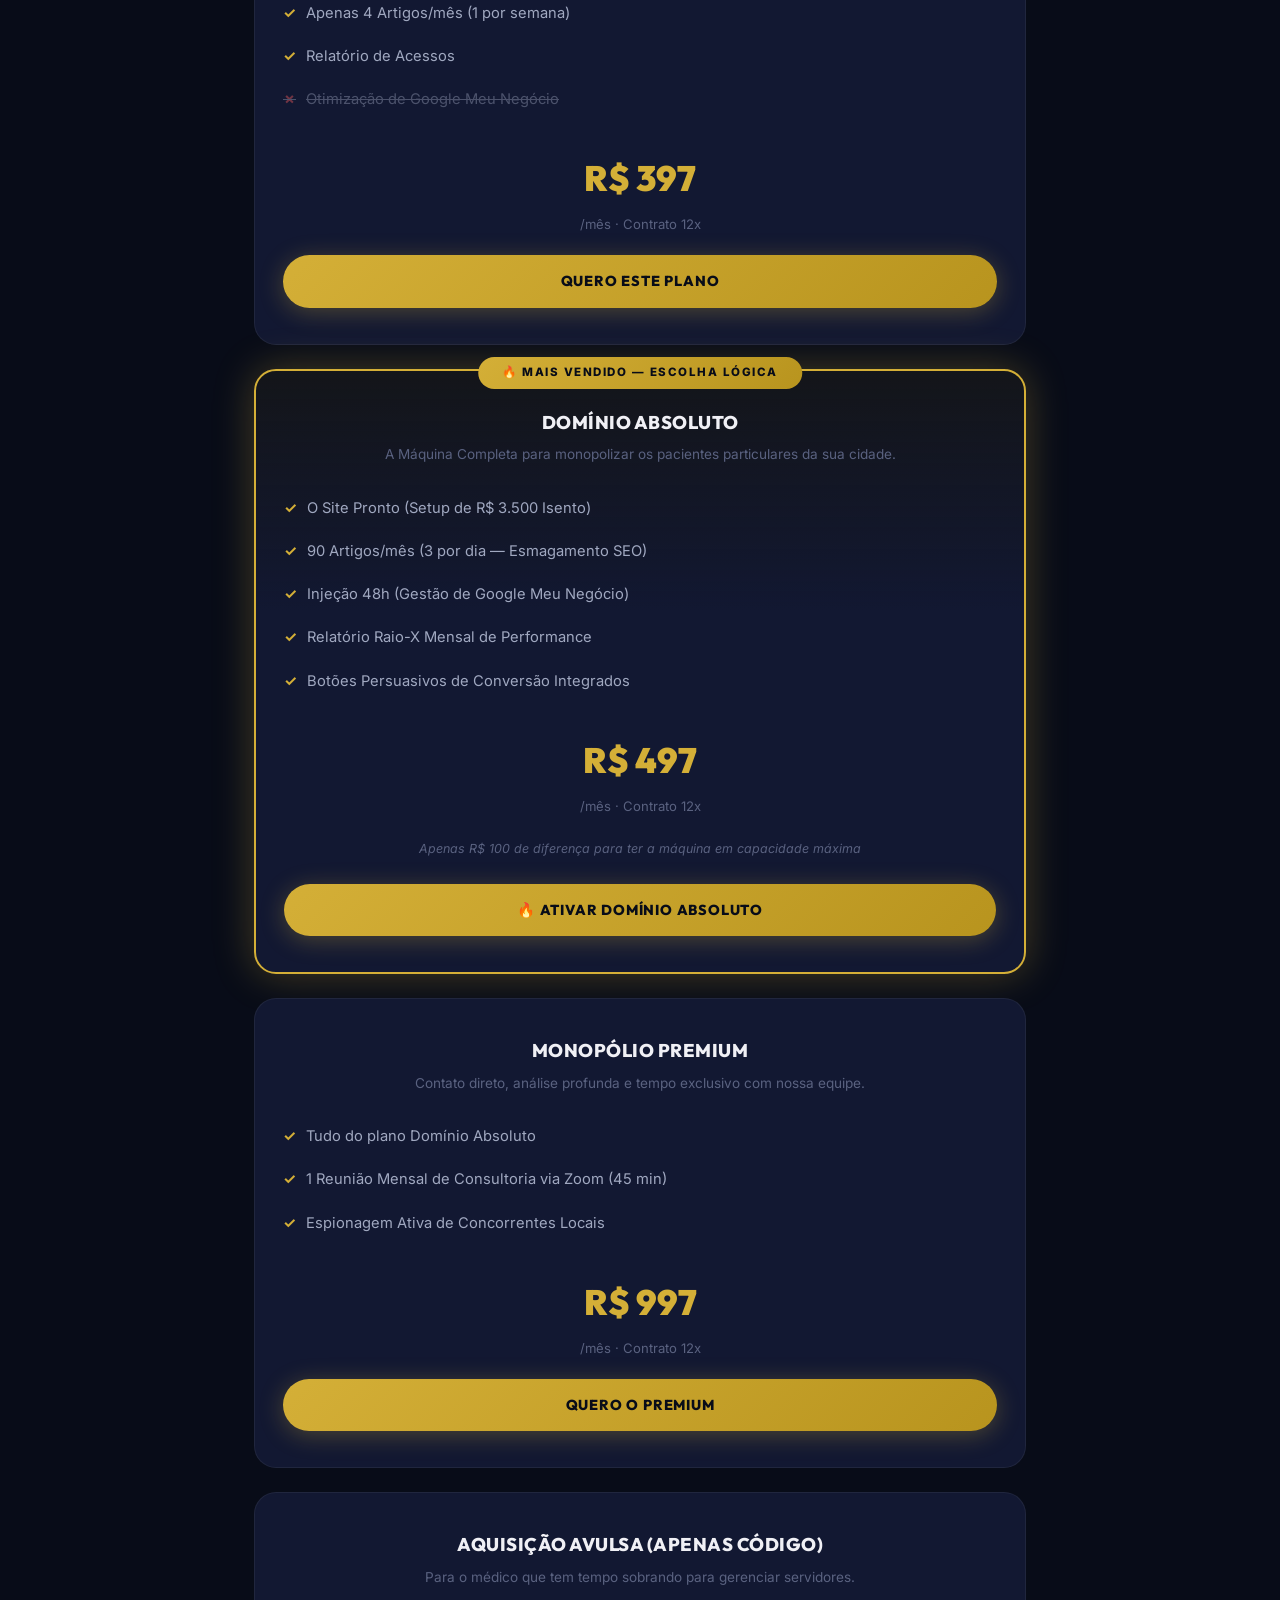
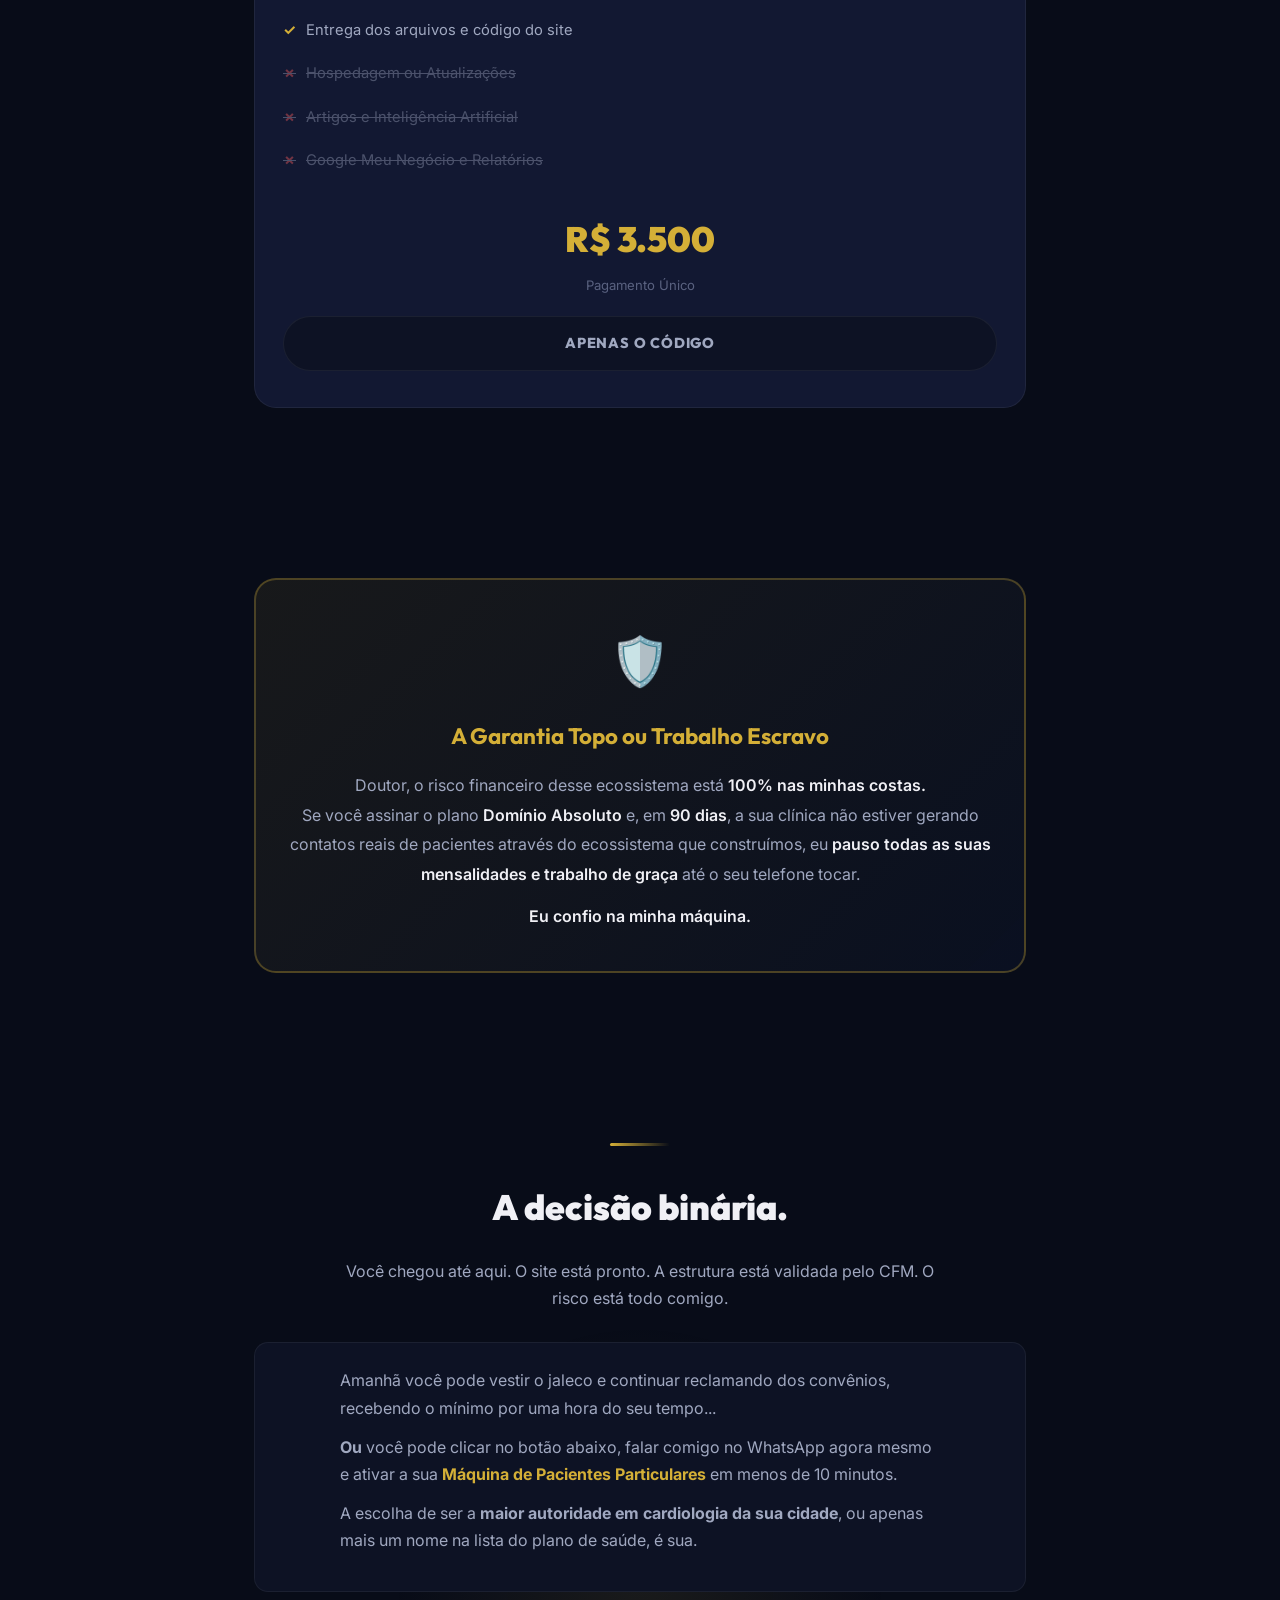
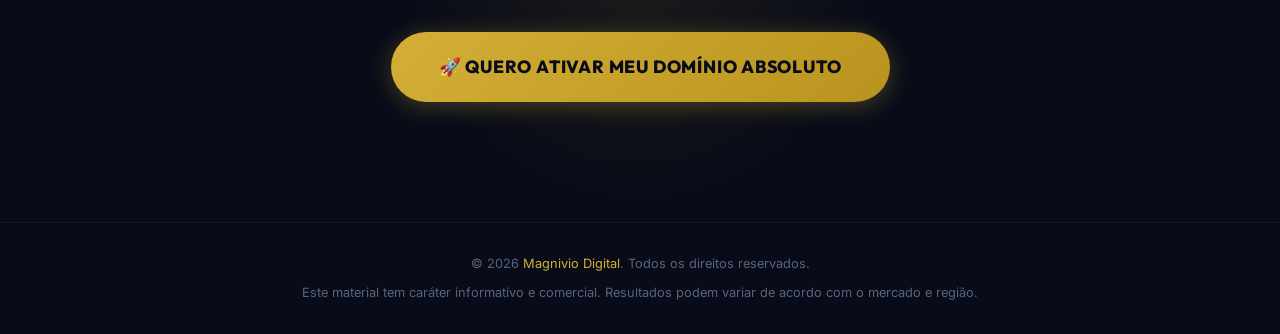
<file: a2/index.html>
<!DOCTYPE html>
<html lang="pt-BR">
<head>
  <meta charset="UTF-8">
  <meta name="viewport" content="width=device-width, initial-scale=1.0">
  <meta name="description" content="Sua Máquina de Pacientes Particulares de Cardiologia. Site médico de alta conversão pronto para ir ao ar. Magnivio Digital.">
  <title>Magnivio Digital | Máquina de Pacientes Particulares para Cardiologistas</title>
  <link rel="stylesheet" href="styles.css">
  <link rel="icon" type="image/svg+xml" href="../magnivio-favicon-transparente.svg">
</head>
<body>

  <!-- Top Bar -->
  <div class="top-bar" id="top-bar">
    ⚡ Acesso Exclusivo e Restrito para a sua região
  </div>

  <!-- Header -->
  <header class="header" id="header">
    <div class="container">
      <img src="../magnivio-logo-transparente.svg" alt="Magnivio Digital" class="main-logo">
    </div>
  </header>

  <!-- Hero -->
  <section class="hero" id="hero">
    <div class="container">
      <div class="badge">🔒 Exclusivo para Cardiologistas</div>
      <h1>
        Doutor, eu construí a sua<br>
        <span class="highlight">Máquina de Pacientes Particulares</span><br>
        de Cardiologia.
      </h1>
      <p class="subtitle">
        E ela já está pronta para ir ao ar.<br><br>
        Enquanto seus colegas brigam por repasses atrasados de convênio, eu criei o <strong>ecossistema digital exato</strong> que vai monopolizar as buscas por cardiologistas e exames do coração na sua cidade. <strong>Seu único trabalho é aprovar o design.</strong>
      </p>
      <div class="cta-wrapper">
        <a href="#planos" class="cta-btn" id="cta-hero">
          👇 Ver meu novo site pronto
        </a>
      </div>
    </div>
  </section>

  <!-- Pain Section -->
  <section class="section" id="pain-section">
    <div class="container">
      <div class="section-divider"></div>
      <h2>A verdade nua e crua sobre a sua agenda hoje:</h2>

      <div class="pain-block reveal">
        <p>
          Doutor, vamos ser honestos. Você não passou mais de <strong>10 anos enfiado em livros de anatomia</strong>, varando noites em residência médica e especialização em cardiologia para trabalhar 14 horas por dia atendendo plano de saúde que te paga <strong class="text-red">R$ 50 a consulta</strong> e atrasa o repasse.
        </p>
        <p>
          Você quer a cadeira do seu consultório ocupada pelo paciente que valoriza o seu <strong>CRM</strong> e o seu <strong>RQE</strong>. Aquele que paga o preço justo no particular sem pechinchar para fazer um check-up, um Holter ou um risco cirúrgico.
        </p>
        <p>
          Sabe onde esse paciente está agora? Ele está com uma <strong>dor fina no peito</strong>, palpitações, com o celular na mão, digitando no Google <em>em pânico</em> procurando o melhor cardiologista da região.
        </p>
        <p>
          E sabe qual é o seu <strong class="text-red">maior problema hoje?</strong> Ele não está achando você. Ele está achando o seu concorrente — que muitas vezes tem menos bagagem técnica que você, mas tem um <strong class="text-gold">marketing melhor estruturado.</strong>
        </p>
      </div>
    </div>
  </section>

  <!-- Solution Section -->
  <section class="section" id="solution-section">
    <div class="container">
      <div class="section-divider"></div>
      <h2>Eu não vim te vender uma promessa de 60 dias.<br><span class="text-gold">Eu vim te entregar uma realidade.</span></h2>

      <div class="pain-block reveal" style="border-left: 3px solid var(--gold-primary);">
        <p>
          Esqueça as agências tradicionais que te cobram rios de dinheiro só para fazer reuniões de <em>briefing</em> intermináveis e postar dancinhas no Instagram. Eu sou um <strong>engenheiro de aquisição focado na área médica.</strong>
        </p>
        <p>
          Eu já estudei o seu mercado, analisei seus concorrentes locais e construí o seu <strong class="text-gold">Ecossistema de Domínio Médico (E.D.M)™</strong>.
        </p>
        <p>
          Você não precisa imaginar como vai ficar. <strong>Eu já fiz.</strong> Nenhuma vírgula vai ao ar sem estar 100% alinhada com as resoluções do CFM. <strong>Blindamos o seu CRM enquanto escalamos o seu faturamento.</strong>
        </p>
      </div>

      <div class="cta-wrapper reveal">
        <a href="#planos" class="cta-btn" id="cta-solution">
          👇 Ver o meu novo site pronto
        </a>
      </div>
    </div>
  </section>

  <!-- Motors Section -->
  <section class="section" id="motors-section">
    <div class="container">
      <div class="section-divider"></div>
      <h2>Como o <span class="text-gold">E.D.M™</span> vai lotar sua agenda:</h2>
      <p class="text-center text-muted mb-4" style="max-width:640px;margin-left:auto;margin-right:auto;">
        O que você acabou de ver não é um sitezinho institucional. É uma <strong style="color:var(--text-primary);">arapuca desenhada para transformar tráfego em PIX</strong>, blindada contra qualquer processo ético. Ao liberar o seu acesso hoje, você ativa <strong style="color:var(--text-primary);">3 motores simultâneos</strong>:
      </p>

      <div class="motor-card reveal">
        <div class="motor-icon">⚡</div>
        <h3>A Injeção 48h (Telefone Tocando Rápido)</h3>
        <p>
          Nós hackeamos o algoritmo local do seu <strong>Google Meu Negócio</strong>. Posicionamos seu consultório no topo do mapa para buscas de urgência. Em poucos dias, o paciente que busca cardiologista com urgência <strong>liga direto para a sua secretária.</strong>
        </p>
      </div>

      <div class="motor-card reveal">
        <div class="motor-icon">🧬</div>
        <h3>Domínio Absoluto de Sintomas (90 Artigos/Mês)</h3>
        <p>
          A nossa arma nuclear. Publicamos <strong>3 artigos por dia</strong> na sua clínica digital usando nossa Inteligência Artificial exclusiva e validada. Se um paciente na sua cidade pesquisar sobre <em>arritmia, pressão alta ou sinais de infarto</em>, será o seu nome que vai aparecer. <strong>Zero esforço da sua parte.</strong>
        </p>
      </div>

      <div class="motor-card reveal">
        <div class="motor-icon">📊</div>
        <h3>Raio-X de Dominância (Você no Controle)</h3>
        <p>
          Sem relatórios chatos e cheios de termos técnicos. Todo mês você recebe uma página simples dizendo <strong>quantas pessoas viram você</strong>, e quantos pacientes novos foram enviados para o <strong>WhatsApp da sua clínica.</strong>
        </p>
      </div>
    </div>
  </section>

  <!-- Cost Comparison -->
  <section class="section" id="cost-section">
    <div class="container">
      <div class="section-divider"></div>
      <h2>O quanto custaria para montar essa estrutura no mercado tradicional?</h2>
      <p class="text-center text-muted mb-3">Se você fosse contratar uma equipe para fazer exatamente o que eu acabei de te entregar pronto, esta seria a sua conta:</p>

      <div class="pain-block reveal">
        <table class="cost-table">
          <tr>
            <td>Criação do Site Médico de Alta Conversão</td>
            <td>R$ 3.500,00</td>
          </tr>
          <tr>
            <td>Produção de 90 artigos cardiológicos para SEO/mês</td>
            <td>R$ 4.500,00/mês</td>
          </tr>
          <tr>
            <td>Gestão e Otimização Diária de Google Meu Negócio</td>
            <td>R$ 1.000,00/mês</td>
          </tr>
          <tr class="total">
            <td>Custo inicial mínimo</td>
            <td style="color: var(--accent-red);">R$ 9.000,00+</td>
          </tr>
        </table>
        <p class="mt-3 text-center">
          Mas como o trabalho sujo e o risco já foram assumidos por mim e pela minha tecnologia, as suas opções hoje são <strong class="text-gold">absurdamente mais fáceis. E muito mais baratas.</strong>
        </p>
      </div>
    </div>
  </section>

  <!-- Pricing Plans -->
  <section class="section" id="planos">
    <div class="container">
      <div class="section-divider"></div>
      <h2>Escolha o nível de domínio sobre a sua concorrência:</h2>

      <div class="pricing-grid">

        <!-- Plan 1 -->
        <div class="price-card reveal">
          <h3>Presença Básica</h3>
          <p class="price-subtitle">Para quem quer apenas existir na internet, mas sem pressa de crescer.</p>
          <ul class="features">
            <li>O Site Pronto (Setup de R$ 3.500 Isento)</li>
            <li>Apenas 4 Artigos/mês (1 por semana)</li>
            <li>Relatório de Acessos</li>
            <li class="excluded">Otimização de Google Meu Negócio</li>
          </ul>
          <div class="price-value">R$ 397</div>
          <div class="price-period">/mês · Contrato 12x</div>
          <a href="https://wa.me/5554996662904?text=Ol%C3%A1!%20Tenho%20interesse%20no%20plano%20Presen%C3%A7a%20B%C3%A1sica%20para%20Cardiologia." class="cta-btn" style="width:100%;font-size:0.9rem;padding:14px 20px;" id="cta-plan1">Quero Este Plano</a>
        </div>

        <!-- Plan 2 - Featured -->
        <div class="price-card featured reveal">
          <div class="card-badge">🔥 Mais Vendido — Escolha Lógica</div>
          <h3>Domínio Absoluto</h3>
          <p class="price-subtitle">A Máquina Completa para monopolizar os pacientes particulares da sua cidade.</p>
          <ul class="features">
            <li>O Site Pronto (Setup de R$ 3.500 Isento)</li>
            <li>90 Artigos/mês (3 por dia — Esmagamento SEO)</li>
            <li>Injeção 48h (Gestão de Google Meu Negócio)</li>
            <li>Relatório Raio-X Mensal de Performance</li>
            <li>Botões Persuasivos de Conversão Integrados</li>
          </ul>
          <div class="price-value">R$ 497</div>
          <div class="price-period">/mês · Contrato 12x</div>
          <p class="price-note">Apenas R$ 100 de diferença para ter a máquina em capacidade máxima</p>
          <div class="mt-3">
            <a href="https://wa.me/5554996662904?text=Ol%C3%A1!%20Quero%20ativar%20o%20plano%20Dom%C3%ADnio%20Absoluto%20para%20Cardiologia." class="cta-btn" style="width:100%;font-size:0.9rem;padding:14px 20px;" id="cta-plan2">🔥 Ativar Domínio Absoluto</a>
          </div>
        </div>

        <!-- Plan 3 -->
        <div class="price-card reveal">
          <h3>Monopólio Premium</h3>
          <p class="price-subtitle">Contato direto, análise profunda e tempo exclusivo com nossa equipe.</p>
          <ul class="features">
            <li>Tudo do plano Domínio Absoluto</li>
            <li>1 Reunião Mensal de Consultoria via Zoom (45 min)</li>
            <li>Espionagem Ativa de Concorrentes Locais</li>
          </ul>
          <div class="price-value">R$ 997</div>
          <div class="price-period">/mês · Contrato 12x</div>
          <a href="https://wa.me/5554996662904?text=Ol%C3%A1!%20Tenho%20interesse%20no%20plano%20Monop%C3%B3lio%20Premium%20para%20Cardiologia." class="cta-btn" style="width:100%;font-size:0.9rem;padding:14px 20px;" id="cta-plan3">Quero o Premium</a>
        </div>

        <!-- Plan 4 -->
        <div class="price-card reveal">
          <h3>Aquisição Avulsa (Apenas Código)</h3>
          <p class="price-subtitle">Para o médico que tem tempo sobrando para gerenciar servidores.</p>
          <ul class="features">
            <li>Entrega dos arquivos e código do site</li>
            <li class="excluded">Hospedagem ou Atualizações</li>
            <li class="excluded">Artigos e Inteligência Artificial</li>
            <li class="excluded">Google Meu Negócio e Relatórios</li>
          </ul>
          <div class="price-value">R$ 3.500</div>
          <div class="price-period">Pagamento Único</div>
          <a href="https://wa.me/5554996662904?text=Ol%C3%A1!%20Tenho%20interesse%20na%20Aquisi%C3%A7%C3%A3o%20Avulsa%20do%20site." class="cta-btn" style="width:100%;font-size:0.9rem;padding:14px 20px;background:var(--bg-secondary);border:1px solid var(--border-subtle);box-shadow:none;color:var(--text-secondary);" id="cta-plan4">Apenas o Código</a>
        </div>

      </div>
    </div>
  </section>

  <!-- Guarantee -->
  <section class="section" id="guarantee-section">
    <div class="container">
      <div class="guarantee-box reveal">
        <div class="guarantee-icon">🛡️</div>
        <h3>A Garantia Topo ou Trabalho Escravo</h3>
        <p>
          Doutor, o risco financeiro desse ecossistema está <strong>100% nas minhas costas.</strong>
        </p>
        <p>
          Se você assinar o plano <strong class="text-gold">Domínio Absoluto</strong> e, em <strong>90 dias</strong>, a sua clínica não estiver gerando contatos reais de pacientes através do ecossistema que construímos, eu <strong>pauso todas as suas mensalidades e trabalho de graça</strong> até o seu telefone tocar.
        </p>
        <p style="margin-top:12px;"><strong>Eu confio na minha máquina.</strong></p>
      </div>
    </div>
  </section>

  <!-- Final CTA -->
  <section class="final-cta" id="final-cta">
    <div class="container">
      <div class="section-divider"></div>
      <h2>A decisão binária.</h2>
      <p>Você chegou até aqui. O site está pronto. A estrutura está validada pelo CFM. O risco está todo comigo.</p>

      <div class="choice-block reveal">
        <p>
          Amanhã você pode vestir o jaleco e continuar reclamando dos convênios, recebendo o mínimo por uma hora do seu tempo...
        </p>
        <p>
          <strong>Ou</strong> você pode clicar no botão abaixo, falar comigo no WhatsApp agora mesmo e ativar a sua <strong class="text-gold">Máquina de Pacientes Particulares</strong> em menos de 10 minutos.
        </p>
        <p>
          A escolha de ser a <strong>maior autoridade em cardiologia da sua cidade</strong>, ou apenas mais um nome na lista do plano de saúde, é sua.
        </p>
      </div>

      <div class="cta-wrapper">
        <a href="https://wa.me/5554996662904?text=Ol%C3%A1!%20Quero%20ativar%20meu%20Dom%C3%ADnio%20Absoluto%20em%20Cardiologia!" class="cta-btn" id="cta-final" style="font-size:1.1rem;padding:20px 48px;">
          🚀 Quero Ativar Meu Domínio Absoluto
        </a>
      </div>
    </div>
  </section>

  <!-- Footer -->
  <footer class="footer" id="footer">
    <div class="container">
      <p>© 2026 <a href="https://magnivio.com.br" target="_blank" rel="noopener">Magnivio Digital</a>. Todos os direitos reservados.</p>
      <p class="mt-1">Este material tem caráter informativo e comercial. Resultados podem variar de acordo com o mercado e região.</p>
    </div>
  </footer>

  <!-- Scroll Reveal Script -->
  <script>
    document.addEventListener('DOMContentLoaded', () => {
      const reveals = document.querySelectorAll('.reveal');
      const observer = new IntersectionObserver((entries) => {
        entries.forEach(entry => {
          if (entry.isIntersecting) {
            entry.target.classList.add('visible');
            observer.unobserve(entry.target);
          }
        });
      }, { threshold: 0.15 });
      reveals.forEach(el => observer.observe(el));
    });
  </script>

</body>
</html>
</file>
<file: a1/styles.css>
/* ============================================
   MAGNIVIO DIGITAL - PÁGINA DE VENDAS A1
   Paleta: Verde Esmeralda + Dark Mode (Brand)
   ============================================ */

@import url('https://fonts.googleapis.com/css2?family=Inter:wght@300;400;500;600;700;800;900&family=Outfit:wght@400;500;600;700;800;900&display=swap');

/* --- Design Tokens --- */
:root {
  --bg-primary: #0a0a0a;
  --bg-secondary: #111111;
  --bg-card: #1a1a1a;
  --bg-card-hover: #222222;
  --bg-highlight: rgba(0, 200, 120, 0.06);
  --green-primary: #00c878;
  --green-light: #00e68a;
  --green-dark: #009e5e;
  --green-glow: rgba(0, 200, 120, 0.35);
  --text-primary: #ffffff;
  --text-secondary: #b0b0b0;
  --text-muted: #707070;
  --accent-red: #ff4d4d;
  --accent-gold: #f5c842;
  --border-subtle: rgba(255,255,255,0.06);
  --border-green: rgba(0,200,120,0.25);
  --radius-sm: 8px;
  --radius-md: 14px;
  --radius-lg: 22px;
  --radius-xl: 32px;
  --shadow-card: 0 4px 30px rgba(0,0,0,0.5);
  --shadow-glow: 0 0 40px var(--green-glow);
  --font-heading: 'Outfit', sans-serif;
  --font-body: 'Inter', sans-serif;
  --transition: 0.3s cubic-bezier(.4,0,.2,1);
}

/* --- Reset & Base --- */
*, *::before, *::after { box-sizing: border-box; margin: 0; padding: 0; }
html { scroll-behavior: smooth; font-size: 16px; }
body {
  font-family: var(--font-body);
  background: var(--bg-primary);
  color: var(--text-primary);
  line-height: 1.7;
  overflow-x: hidden;
  -webkit-font-smoothing: antialiased;
}
img { max-width: 100%; display: block; }
a { color: inherit; text-decoration: none; }

/* --- Utility --- */
.container { max-width: 820px; margin: 0 auto; padding: 0 24px; }
.text-green { color: var(--green-primary); }
.text-red { color: var(--accent-red); }
.text-gold { color: var(--accent-gold); }
.text-muted { color: var(--text-secondary); }
.text-center { text-align: center; }
.mt-1 { margin-top: 8px; }
.mt-2 { margin-top: 16px; }
.mt-3 { margin-top: 24px; }
.mt-4 { margin-top: 40px; }
.mb-2 { margin-bottom: 16px; }
.mb-3 { margin-bottom: 24px; }
.mb-4 { margin-bottom: 40px; }

/* --- Animated BG Grain --- */
body::before {
  content: '';
  position: fixed;
  inset: 0;
  background: url("data:image/svg+xml,%3Csvg viewBox='0 0 256 256' xmlns='http://www.w3.org/2000/svg'%3E%3Cfilter id='n'%3E%3CfeTurbulence type='fractalNoise' baseFrequency='0.9' numOctaves='4' stitchTiles='stitch'/%3E%3C/filter%3E%3Crect width='100%25' height='100%25' filter='url(%23n)' opacity='0.04'/%3E%3C/svg%3E");
  pointer-events: none;
  z-index: 0;
}

/* --- Top Bar --- */
.top-bar {
  background: linear-gradient(90deg, var(--green-primary), var(--green-dark));
  color: #fff;
  text-align: center;
  padding: 10px 16px;
  font-size: 0.82rem;
  font-weight: 600;
  letter-spacing: 0.5px;
  text-transform: uppercase;
  position: relative;
  z-index: 10;
}

/* --- Header --- */
.header {
  text-align: center;
  padding: 20px 0 10px;
  position: relative;
  z-index: 5;
}
.header .main-logo {
  height: 45px;
  width: auto;
  margin: 0 auto;
}


/* --- Hero --- */
.hero {
  position: relative;
  z-index: 2;
  padding: 60px 0 50px;
  text-align: center;
}
.hero::before {
  content: '';
  position: absolute;
  top: -120px;
  left: 50%;
  transform: translateX(-50%);
  width: 600px;
  height: 600px;
  background: radial-gradient(circle, var(--green-glow) 0%, transparent 70%);
  z-index: -1;
  opacity: 0.5;
}
.hero .badge {
  display: inline-block;
  background: rgba(0,200,120,0.1);
  border: 1px solid var(--border-green);
  color: var(--green-primary);
  padding: 8px 22px;
  border-radius: 50px;
  font-size: 0.78rem;
  font-weight: 700;
  letter-spacing: 1.5px;
  text-transform: uppercase;
  margin-bottom: 28px;
  animation: pulse-badge 2.5s ease-in-out infinite;
}
@keyframes pulse-badge {
  0%, 100% { box-shadow: 0 0 0 0 rgba(0,200,120,0.3); }
  50% { box-shadow: 0 0 20px 5px rgba(0,200,120,0.15); }
}
.hero h1 {
  font-family: var(--font-heading);
  font-size: clamp(1.8rem, 5vw, 2.8rem);
  font-weight: 900;
  line-height: 1.15;
  margin-bottom: 24px;
}
.hero h1 .highlight {
  background: linear-gradient(135deg, var(--green-primary), var(--green-light));
  -webkit-background-clip: text;
  -webkit-text-fill-color: transparent;
  background-clip: text;
}
.hero .subtitle {
  font-size: 1.08rem;
  color: var(--text-secondary);
  max-width: 640px;
  margin: 0 auto 36px;
  line-height: 1.8;
}

/* --- Sections --- */
.section {
  position: relative;
  z-index: 2;
  padding: 60px 0;
}
.section-divider {
  width: 60px;
  height: 3px;
  background: linear-gradient(90deg, var(--green-primary), transparent);
  margin: 0 auto 32px;
  border-radius: 2px;
}
.section h2 {
  font-family: var(--font-heading);
  font-size: clamp(1.4rem, 3.5vw, 2rem);
  font-weight: 800;
  text-align: center;
  margin-bottom: 20px;
  line-height: 1.25;
}
.section h3 {
  font-family: var(--font-heading);
  font-size: 1.2rem;
  font-weight: 700;
  margin-bottom: 10px;
}
.section p, .section li {
  color: var(--text-secondary);
  font-size: 1rem;
  line-height: 1.85;
}
.section p strong { color: var(--text-primary); font-weight: 600; }

/* --- Pain Section --- */
.pain-block {
  background: var(--bg-secondary);
  border: 1px solid var(--border-subtle);
  border-radius: var(--radius-lg);
  padding: 40px 32px;
  margin: 40px 0;
}
.pain-block p { margin-bottom: 18px; }

/* --- CTA Buttons --- */
.cta-btn {
  display: inline-flex;
  align-items: center;
  justify-content: center;
  gap: 10px;
  background: linear-gradient(135deg, var(--green-primary), var(--green-dark));
  color: #fff;
  font-family: var(--font-heading);
  font-size: 1.05rem;
  font-weight: 700;
  padding: 18px 40px;
  border-radius: 60px;
  border: none;
  cursor: pointer;
  transition: var(--transition);
  box-shadow: 0 4px 25px var(--green-glow);
  text-transform: uppercase;
  letter-spacing: 0.8px;
  position: relative;
  overflow: hidden;
}
.cta-btn::before {
  content: '';
  position: absolute;
  top: 0; left: -100%;
  width: 100%; height: 100%;
  background: linear-gradient(90deg, transparent, rgba(255,255,255,0.15), transparent);
  transition: 0.6s;
}
.cta-btn:hover::before { left: 100%; }
.cta-btn:hover {
  transform: translateY(-3px);
  box-shadow: 0 8px 40px var(--green-glow);
}
.cta-wrapper {
  text-align: center;
  margin: 40px 0;
}

/* --- Motor Cards --- */
.motor-card {
  background: var(--bg-card);
  border: 1px solid var(--border-subtle);
  border-radius: var(--radius-lg);
  padding: 32px 28px;
  margin-bottom: 24px;
  transition: var(--transition);
  position: relative;
  overflow: hidden;
}
.motor-card::before {
  content: '';
  position: absolute;
  top: 0; left: 0;
  width: 4px; height: 100%;
  background: linear-gradient(to bottom, var(--green-primary), transparent);
}
.motor-card:hover {
  border-color: var(--border-green);
  transform: translateY(-2px);
  box-shadow: var(--shadow-card);
}
.motor-card .motor-icon {
  font-size: 2rem;
  margin-bottom: 14px;
}
.motor-card h3 { color: var(--green-primary); }

/* --- Pricing Section --- */
.pricing-grid {
  display: grid;
  gap: 24px;
  margin-top: 40px;
}
.price-card {
  background: var(--bg-card);
  border: 1px solid var(--border-subtle);
  border-radius: var(--radius-lg);
  padding: 36px 28px;
  text-align: center;
  transition: var(--transition);
  position: relative;
}
.price-card:hover {
  transform: translateY(-4px);
  box-shadow: var(--shadow-card);
}
.price-card.featured {
  border: 2px solid var(--green-primary);
  box-shadow: var(--shadow-glow);
  background: linear-gradient(180deg, rgba(0,200,120,0.05) 0%, var(--bg-card) 40%);
}
.price-card .card-badge {
  position: absolute;
  top: -14px;
  left: 50%;
  transform: translateX(-50%);
  background: linear-gradient(135deg, var(--green-primary), var(--green-dark));
  color: #fff;
  padding: 6px 24px;
  border-radius: 50px;
  font-size: 0.72rem;
  font-weight: 800;
  letter-spacing: 1.5px;
  text-transform: uppercase;
  white-space: nowrap;
}
.price-card h3 {
  font-family: var(--font-heading);
  font-size: 1.15rem;
  font-weight: 800;
  margin-bottom: 6px;
  text-transform: uppercase;
  letter-spacing: 0.5px;
}
.price-card .price-subtitle {
  color: var(--text-muted);
  font-size: 0.85rem;
  margin-bottom: 22px;
  line-height: 1.5;
}
.price-card .features {
  list-style: none;
  text-align: left;
  margin-bottom: 28px;
}
.price-card .features li {
  padding: 8px 0;
  font-size: 0.92rem;
  color: var(--text-secondary);
  display: flex;
  align-items: flex-start;
  gap: 10px;
}
.price-card .features li::before {
  content: '✓';
  color: var(--green-primary);
  font-weight: 700;
  flex-shrink: 0;
}
.price-card .features li.excluded {
  opacity: 0.4;
  text-decoration: line-through;
}
.price-card .features li.excluded::before {
  content: '✗';
  color: var(--accent-red);
}
.price-card .price-value {
  font-family: var(--font-heading);
  font-size: 2.2rem;
  font-weight: 900;
  color: var(--green-primary);
  margin-bottom: 4px;
}
.price-card .price-period {
  font-size: 0.82rem;
  color: var(--text-muted);
  margin-bottom: 20px;
}
.price-card .price-note {
  font-size: 0.78rem;
  color: var(--text-muted);
  font-style: italic;
  margin-top: 10px;
}

/* --- Guarantee --- */
.guarantee-box {
  background: linear-gradient(135deg, rgba(0,200,120,0.08), rgba(0,200,120,0.02));
  border: 2px solid var(--border-green);
  border-radius: var(--radius-lg);
  padding: 40px 32px;
  text-align: center;
  margin: 50px 0;
}
.guarantee-box .guarantee-icon {
  font-size: 3rem;
  margin-bottom: 16px;
}
.guarantee-box h3 {
  font-family: var(--font-heading);
  font-size: 1.4rem;
  color: var(--green-primary);
  margin-bottom: 16px;
}

/* --- Cost Table --- */
.cost-table {
  width: 100%;
  border-collapse: collapse;
  margin: 24px 0;
  font-size: 0.95rem;
}
.cost-table td {
  padding: 14px 16px;
  border-bottom: 1px solid var(--border-subtle);
  color: var(--text-secondary);
}
.cost-table td:last-child {
  text-align: right;
  font-weight: 700;
  color: var(--accent-red);
}
.cost-table .total td {
  border-top: 2px solid var(--border-green);
  font-size: 1.05rem;
  font-weight: 800;
  color: var(--text-primary);
}

/* --- Final CTA --- */
.final-cta {
  text-align: center;
  padding: 60px 0 80px;
  position: relative;
  z-index: 2;
}
.final-cta::before {
  content: '';
  position: absolute;
  bottom: 0;
  left: 50%;
  transform: translateX(-50%);
  width: 500px;
  height: 500px;
  background: radial-gradient(circle, var(--green-glow) 0%, transparent 70%);
  z-index: -1;
  opacity: 0.3;
}
.final-cta h2 {
  font-family: var(--font-heading);
  font-size: clamp(1.5rem, 4vw, 2.2rem);
  font-weight: 900;
  margin-bottom: 20px;
}
.final-cta p {
  color: var(--text-secondary);
  max-width: 600px;
  margin: 0 auto 16px;
}
.choice-block {
  background: var(--bg-secondary);
  border: 1px solid var(--border-subtle);
  border-radius: var(--radius-md);
  padding: 24px;
  margin: 30px 0;
  text-align: left;
}
.choice-block p { margin-bottom: 12px; }

/* --- Footer --- */
.footer {
  text-align: center;
  padding: 30px 24px;
  border-top: 1px solid var(--border-subtle);
  font-size: 0.8rem;
  color: var(--text-muted);
}
.footer a { color: var(--green-primary); }

/* --- Scroll Animations --- */
.reveal {
  opacity: 0;
  transform: translateY(30px);
  transition: opacity 0.7s ease, transform 0.7s ease;
}
.reveal.visible {
  opacity: 1;
  transform: translateY(0);
}

/* --- Responsive --- */
@media (max-width: 640px) {
  .container { padding: 0 18px; }
  .hero { padding: 40px 0 30px; }
  .pain-block { padding: 28px 20px; }
  .motor-card { padding: 24px 20px; }
  .price-card { padding: 28px 20px; }
  .guarantee-box { padding: 28px 20px; }
  .cta-btn { padding: 16px 28px; font-size: 0.95rem; }
  .section { padding: 40px 0; }
}
</file>
<file: a2/styles.css>
/* ============================================
   MAGNIVIO DIGITAL - PÁGINA DE VENDAS A2
   Paleta: Azul Navy + Dourado Premium (A/B Test)
   ============================================ */

@import url('https://fonts.googleapis.com/css2?family=Inter:wght@300;400;500;600;700;800;900&family=Outfit:wght@400;500;600;700;800;900&display=swap');

/* --- Design Tokens A2 --- */
:root {
  --bg-primary: #080c18;
  --bg-secondary: #0d1224;
  --bg-card: #121832;
  --bg-card-hover: #1a2240;
  --bg-highlight: rgba(212, 175, 55, 0.06);
  --gold-primary: #d4af37;
  --gold-light: #f0d060;
  --gold-dark: #b8941e;
  --gold-glow: rgba(212, 175, 55, 0.3);
  --blue-accent: #4a7cff;
  --blue-light: #6b9aff;
  --text-primary: #f0f0f5;
  --text-secondary: #a0a8c0;
  --text-muted: #5a6280;
  --accent-red: #ff5e5e;
  --border-subtle: rgba(255,255,255,0.06);
  --border-gold: rgba(212,175,55,0.3);
  --radius-sm: 8px;
  --radius-md: 14px;
  --radius-lg: 22px;
  --radius-xl: 32px;
  --shadow-card: 0 4px 30px rgba(0,0,0,0.5);
  --shadow-glow: 0 0 40px var(--gold-glow);
  --font-heading: 'Outfit', sans-serif;
  --font-body: 'Inter', sans-serif;
  --transition: 0.3s cubic-bezier(.4,0,.2,1);
}

/* --- Reset & Base --- */
*, *::before, *::after { box-sizing: border-box; margin: 0; padding: 0; }
html { scroll-behavior: smooth; font-size: 16px; }
body {
  font-family: var(--font-body);
  background: var(--bg-primary);
  color: var(--text-primary);
  line-height: 1.7;
  overflow-x: hidden;
  -webkit-font-smoothing: antialiased;
}
img { max-width: 100%; display: block; }
a { color: inherit; text-decoration: none; }

/* --- Utility --- */
.container { max-width: 820px; margin: 0 auto; padding: 0 24px; }
.text-gold { color: var(--gold-primary); }
.text-red { color: var(--accent-red); }
.text-blue { color: var(--blue-accent); }
.text-muted { color: var(--text-secondary); }
.text-center { text-align: center; }
.mt-1 { margin-top: 8px; }
.mt-2 { margin-top: 16px; }
.mt-3 { margin-top: 24px; }
.mt-4 { margin-top: 40px; }
.mb-2 { margin-bottom: 16px; }
.mb-3 { margin-bottom: 24px; }
.mb-4 { margin-bottom: 40px; }

/* --- Animated BG Pattern --- */
body::before {
  content: '';
  position: fixed;
  inset: 0;
  background: url("data:image/svg+xml,%3Csvg viewBox='0 0 256 256' xmlns='http://www.w3.org/2000/svg'%3E%3Cfilter id='n'%3E%3CfeTurbulence type='fractalNoise' baseFrequency='0.9' numOctaves='4' stitchTiles='stitch'/%3E%3C/filter%3E%3Crect width='100%25' height='100%25' filter='url(%23n)' opacity='0.03'/%3E%3C/svg%3E");
  pointer-events: none;
  z-index: 0;
}

/* --- Top Bar --- */
.top-bar {
  background: linear-gradient(90deg, var(--gold-primary), var(--gold-dark));
  color: #080c18;
  text-align: center;
  padding: 10px 16px;
  font-size: 0.82rem;
  font-weight: 700;
  letter-spacing: 0.5px;
  text-transform: uppercase;
  position: relative;
  z-index: 10;
}

/* --- Header --- */
.header {
  text-align: center;
  padding: 20px 0 10px;
  position: relative;
  z-index: 5;
}
.header .main-logo {
  height: 45px;
  width: auto;
  margin: 0 auto;
}


/* --- Hero --- */
.hero {
  position: relative;
  z-index: 2;
  padding: 60px 0 50px;
  text-align: center;
}
.hero::before {
  content: '';
  position: absolute;
  top: -120px;
  left: 50%;
  transform: translateX(-50%);
  width: 600px;
  height: 600px;
  background: radial-gradient(circle, rgba(74,124,255,0.15) 0%, transparent 50%), radial-gradient(circle at 60% 40%, var(--gold-glow) 0%, transparent 60%);
  z-index: -1;
  opacity: 0.5;
}
.hero .badge {
  display: inline-block;
  background: rgba(212,175,55,0.1);
  border: 1px solid var(--border-gold);
  color: var(--gold-primary);
  padding: 8px 22px;
  border-radius: 50px;
  font-size: 0.78rem;
  font-weight: 700;
  letter-spacing: 1.5px;
  text-transform: uppercase;
  margin-bottom: 28px;
  animation: pulse-badge 2.5s ease-in-out infinite;
}
@keyframes pulse-badge {
  0%, 100% { box-shadow: 0 0 0 0 rgba(212,175,55,0.3); }
  50% { box-shadow: 0 0 20px 5px rgba(212,175,55,0.15); }
}
.hero h1 {
  font-family: var(--font-heading);
  font-size: clamp(1.8rem, 5vw, 2.8rem);
  font-weight: 900;
  line-height: 1.15;
  margin-bottom: 24px;
}
.hero h1 .highlight {
  background: linear-gradient(135deg, var(--gold-primary), var(--gold-light));
  -webkit-background-clip: text;
  -webkit-text-fill-color: transparent;
  background-clip: text;
}
.hero .subtitle {
  font-size: 1.08rem;
  color: var(--text-secondary);
  max-width: 640px;
  margin: 0 auto 36px;
  line-height: 1.8;
}

/* --- Sections --- */
.section {
  position: relative;
  z-index: 2;
  padding: 60px 0;
}
.section-divider {
  width: 60px;
  height: 3px;
  background: linear-gradient(90deg, var(--gold-primary), transparent);
  margin: 0 auto 32px;
  border-radius: 2px;
}
.section h2 {
  font-family: var(--font-heading);
  font-size: clamp(1.4rem, 3.5vw, 2rem);
  font-weight: 800;
  text-align: center;
  margin-bottom: 20px;
  line-height: 1.25;
}
.section h3 {
  font-family: var(--font-heading);
  font-size: 1.2rem;
  font-weight: 700;
  margin-bottom: 10px;
}
.section p, .section li {
  color: var(--text-secondary);
  font-size: 1rem;
  line-height: 1.85;
}
.section p strong { color: var(--text-primary); font-weight: 600; }

/* --- Pain Section --- */
.pain-block {
  background: var(--bg-secondary);
  border: 1px solid var(--border-subtle);
  border-radius: var(--radius-lg);
  padding: 40px 32px;
  margin: 40px 0;
}
.pain-block p { margin-bottom: 18px; }

/* --- CTA Buttons --- */
.cta-btn {
  display: inline-flex;
  align-items: center;
  justify-content: center;
  gap: 10px;
  background: linear-gradient(135deg, var(--gold-primary), var(--gold-dark));
  color: #080c18;
  font-family: var(--font-heading);
  font-size: 1.05rem;
  font-weight: 800;
  padding: 18px 40px;
  border-radius: 60px;
  border: none;
  cursor: pointer;
  transition: var(--transition);
  box-shadow: 0 4px 25px var(--gold-glow);
  text-transform: uppercase;
  letter-spacing: 0.8px;
  position: relative;
  overflow: hidden;
}
.cta-btn::before {
  content: '';
  position: absolute;
  top: 0; left: -100%;
  width: 100%; height: 100%;
  background: linear-gradient(90deg, transparent, rgba(255,255,255,0.25), transparent);
  transition: 0.6s;
}
.cta-btn:hover::before { left: 100%; }
.cta-btn:hover {
  transform: translateY(-3px);
  box-shadow: 0 8px 40px var(--gold-glow);
}
.cta-wrapper {
  text-align: center;
  margin: 40px 0;
}

/* --- Motor Cards --- */
.motor-card {
  background: var(--bg-card);
  border: 1px solid var(--border-subtle);
  border-radius: var(--radius-lg);
  padding: 32px 28px;
  margin-bottom: 24px;
  transition: var(--transition);
  position: relative;
  overflow: hidden;
}
.motor-card::before {
  content: '';
  position: absolute;
  top: 0; left: 0;
  width: 4px; height: 100%;
  background: linear-gradient(to bottom, var(--gold-primary), transparent);
}
.motor-card:hover {
  border-color: var(--border-gold);
  transform: translateY(-2px);
  box-shadow: var(--shadow-card);
}
.motor-card .motor-icon {
  font-size: 2rem;
  margin-bottom: 14px;
}
.motor-card h3 { color: var(--gold-primary); }

/* --- Pricing Section --- */
.pricing-grid {
  display: grid;
  gap: 24px;
  margin-top: 40px;
}
.price-card {
  background: var(--bg-card);
  border: 1px solid var(--border-subtle);
  border-radius: var(--radius-lg);
  padding: 36px 28px;
  text-align: center;
  transition: var(--transition);
  position: relative;
}
.price-card:hover {
  transform: translateY(-4px);
  box-shadow: var(--shadow-card);
}
.price-card.featured {
  border: 2px solid var(--gold-primary);
  box-shadow: var(--shadow-glow);
  background: linear-gradient(180deg, rgba(212,175,55,0.06) 0%, var(--bg-card) 40%);
}
.price-card .card-badge {
  position: absolute;
  top: -14px;
  left: 50%;
  transform: translateX(-50%);
  background: linear-gradient(135deg, var(--gold-primary), var(--gold-dark));
  color: #080c18;
  padding: 6px 24px;
  border-radius: 50px;
  font-size: 0.72rem;
  font-weight: 800;
  letter-spacing: 1.5px;
  text-transform: uppercase;
  white-space: nowrap;
}
.price-card h3 {
  font-family: var(--font-heading);
  font-size: 1.15rem;
  font-weight: 800;
  margin-bottom: 6px;
  text-transform: uppercase;
  letter-spacing: 0.5px;
}
.price-card .price-subtitle {
  color: var(--text-muted);
  font-size: 0.85rem;
  margin-bottom: 22px;
  line-height: 1.5;
}
.price-card .features {
  list-style: none;
  text-align: left;
  margin-bottom: 28px;
}
.price-card .features li {
  padding: 8px 0;
  font-size: 0.92rem;
  color: var(--text-secondary);
  display: flex;
  align-items: flex-start;
  gap: 10px;
}
.price-card .features li::before {
  content: '✓';
  color: var(--gold-primary);
  font-weight: 700;
  flex-shrink: 0;
}
.price-card .features li.excluded {
  opacity: 0.4;
  text-decoration: line-through;
}
.price-card .features li.excluded::before {
  content: '✗';
  color: var(--accent-red);
}
.price-card .price-value {
  font-family: var(--font-heading);
  font-size: 2.2rem;
  font-weight: 900;
  color: var(--gold-primary);
  margin-bottom: 4px;
}
.price-card .price-period {
  font-size: 0.82rem;
  color: var(--text-muted);
  margin-bottom: 20px;
}
.price-card .price-note {
  font-size: 0.78rem;
  color: var(--text-muted);
  font-style: italic;
  margin-top: 10px;
}

/* --- Guarantee --- */
.guarantee-box {
  background: linear-gradient(135deg, rgba(212,175,55,0.08), rgba(74,124,255,0.04));
  border: 2px solid var(--border-gold);
  border-radius: var(--radius-lg);
  padding: 40px 32px;
  text-align: center;
  margin: 50px 0;
}
.guarantee-box .guarantee-icon {
  font-size: 3rem;
  margin-bottom: 16px;
}
.guarantee-box h3 {
  font-family: var(--font-heading);
  font-size: 1.4rem;
  color: var(--gold-primary);
  margin-bottom: 16px;
}

/* --- Cost Table --- */
.cost-table {
  width: 100%;
  border-collapse: collapse;
  margin: 24px 0;
  font-size: 0.95rem;
}
.cost-table td {
  padding: 14px 16px;
  border-bottom: 1px solid var(--border-subtle);
  color: var(--text-secondary);
}
.cost-table td:last-child {
  text-align: right;
  font-weight: 700;
  color: var(--accent-red);
}
.cost-table .total td {
  border-top: 2px solid var(--border-gold);
  font-size: 1.05rem;
  font-weight: 800;
  color: var(--text-primary);
}

/* --- Final CTA --- */
.final-cta {
  text-align: center;
  padding: 60px 0 80px;
  position: relative;
  z-index: 2;
}
.final-cta::before {
  content: '';
  position: absolute;
  bottom: 0;
  left: 50%;
  transform: translateX(-50%);
  width: 500px;
  height: 500px;
  background: radial-gradient(circle, var(--gold-glow) 0%, transparent 70%);
  z-index: -1;
  opacity: 0.3;
}
.final-cta h2 {
  font-family: var(--font-heading);
  font-size: clamp(1.5rem, 4vw, 2.2rem);
  font-weight: 900;
  margin-bottom: 20px;
}
.final-cta p {
  color: var(--text-secondary);
  max-width: 600px;
  margin: 0 auto 16px;
}
.choice-block {
  background: var(--bg-secondary);
  border: 1px solid var(--border-subtle);
  border-radius: var(--radius-md);
  padding: 24px;
  margin: 30px 0;
  text-align: left;
}
.choice-block p { margin-bottom: 12px; }

/* --- Footer --- */
.footer {
  text-align: center;
  padding: 30px 24px;
  border-top: 1px solid var(--border-subtle);
  font-size: 0.8rem;
  color: var(--text-muted);
}
.footer a { color: var(--gold-primary); }

/* --- Scroll Animations --- */
.reveal {
  opacity: 0;
  transform: translateY(30px);
  transition: opacity 0.7s ease, transform 0.7s ease;
}
.reveal.visible {
  opacity: 1;
  transform: translateY(0);
}

/* --- Responsive --- */
@media (max-width: 640px) {
  .container { padding: 0 18px; }
  .hero { padding: 40px 0 30px; }
  .pain-block { padding: 28px 20px; }
  .motor-card { padding: 24px 20px; }
  .price-card { padding: 28px 20px; }
  .guarantee-box { padding: 28px 20px; }
  .cta-btn { padding: 16px 28px; font-size: 0.95rem; }
  .section { padding: 40px 0; }
}
</file>
